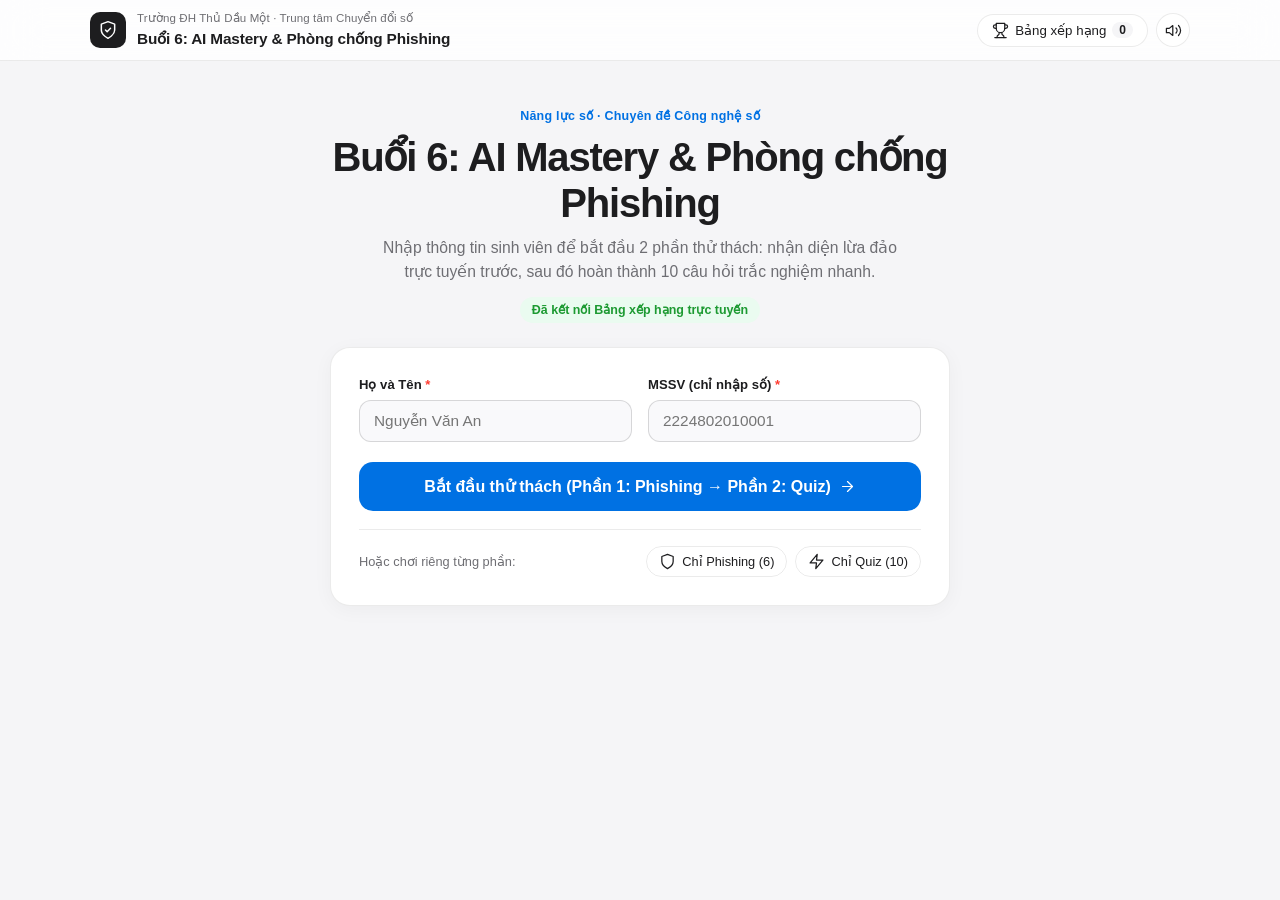
<file: index.html>
<!DOCTYPE html>
<html lang="vi">
<head>
  <meta charset="UTF-8" />
  <meta name="viewport" content="width=device-width, initial-scale=1.0" />
  <title>Buổi 6 · Phishing &amp; Quiz | TDMU</title>
  <link rel="stylesheet" href="./styles.css" />
</head>
<body>
  <canvas id="confettiCanvas" aria-hidden="true"></canvas>
  <div id="toastContainer" class="toast-container" aria-live="polite"></div>

  <!-- RED ALERT BREACH OVERLAY (Triggered on Phishing trap click) -->
  <div id="breachOverlay" class="breach-overlay hidden" role="dialog" aria-modal="true" aria-labelledby="breachRiskTitle">
    <div class="breach-modal">
      <div class="breach-safety-banner">
        <svg class="svg-icon" viewBox="0 0 24 24" fill="none" stroke="currentColor"><path d="M12 22s8-4 8-10V5l-8-3-8 3v7c0 6 8 10 8 10z"/><path d="M9 12l2 2 4-4"/></svg>
        <span>MÔ PHỎNG GIÁO DỤC AN TOÀN — KHÔNG CÓ DỮ LIỆU THẬT BỊ GỬI ĐI</span>
      </div>
      <div class="breach-header">
        <div class="breach-siren-icon">
          <svg viewBox="0 0 24 24" fill="none" stroke="currentColor" stroke-width="2" stroke-linecap="round" stroke-linejoin="round"><path d="M10.29 3.86L1.82 18a2 2 0 0 0 1.71 3h16.94a2 2 0 0 0 1.71-3L13.71 3.86a2 2 0 0 0-3.42 0z"/><line x1="12" y1="9" x2="12" y2="13"/><line x1="12" y1="17" x2="12.01" y2="17"/></svg>
        </div>
        <div>
          <div class="breach-kicker">CẢNH BÁO BẢO MẬT · PHISHING DETECTED</div>
          <h2 id="breachRiskTitle">Bạn vừa bấm vào liên kết / tệp độc hại</h2>
        </div>
      </div>

      <div class="breach-url-box">
        <span class="breach-url-label">Đích kết nối thực tế:</span>
        <code id="breachFakeUrl">http://unknown-phish.xyz</code>
      </div>

      <div class="breach-sim-terminal">
        <div class="terminal-title">Mô phỏng dữ liệu có nguy cơ bị lộ:</div>
        <ul id="breachStolenList" class="stolen-list"></ul>
      </div>

      <div class="breach-detail-box">
        <strong>Rủi ro thực tế nếu xảy ra ngoài đời</strong>
        <p id="breachRiskDetail"></p>
      </div>

      <div class="breach-footer">
        <span class="breach-score-badge">Điểm tình huống này: <strong>0đ</strong></span>
        <button type="button" class="btn btn-light-danger btn-lg" id="btnCloseBreachToAnalysis">
          <span>Xem phân tích 6 dấu hiệu A–F</span>
          <svg class="svg-icon" viewBox="0 0 24 24" fill="none" stroke="currentColor"><line x1="5" y1="12" x2="19" y2="12"/><polyline points="12 5 19 12 12 19"/></svg>
        </button>
      </div>
    </div>
  </div>

  <!-- SIMULATED DESTINATION BROWSER / FILE PREVIEW OVERLAY (Non-grading) -->
  <div id="simScreenOverlay" class="sim-screen-overlay hidden" role="dialog" aria-modal="true" aria-labelledby="simScreenTabTitle">
    <div class="sim-screen-window">
      <div class="sim-screen-chrome">
        <div class="sim-screen-dots">
          <button type="button" class="sim-dot-close" id="btnSimDotClose" title="Đóng cửa sổ mô phỏng" aria-label="Đóng"></button>
          <span class="sim-dot-yellow"></span>
          <span class="sim-dot-green"></span>
        </div>
        <div class="sim-screen-tab">
          <span id="simScreenTabTitle">Trình duyệt mô phỏng</span>
        </div>
        <span class="sim-screen-env-tag">Mô phỏng tương tác</span>
      </div>
      <div class="sim-screen-address-row">
        <div class="sim-screen-omnibox">
          <svg class="svg-icon" id="simScreenLockIcon" viewBox="0 0 24 24" fill="none" stroke="currentColor"><rect x="3" y="11" width="18" height="11" rx="2"/><path d="M7 11V7a5 5 0 0 1 10 0v4"/></svg>
          <code id="simScreenUrl">https://...</code>
        </div>
      </div>
      <div id="simScreenBody" class="sim-screen-body"></div>
      <div class="sim-screen-footer">
        <span class="sim-screen-hint">Quan sát kỹ địa chỉ trên thanh URL &amp; nội dung trang, sau đó quay lại chọn <strong>An toàn</strong> hoặc <strong>Chặn</strong>.</span>
        <button type="button" class="btn btn-primary" id="btnCloseSimScreen">
          <span>Đóng &amp; Quay lại đánh giá</span>
        </button>
      </div>
    </div>
  </div>

  <!-- APPLE FROSTED GLASS TOPBAR -->
  <header class="topbar">
    <div class="topbar-inner">
      <div class="brand" id="btnBrandHome" role="button" tabindex="0" title="Về trang chủ">
        <div class="brand-icon">
          <svg viewBox="0 0 24 24" fill="none" stroke="currentColor" stroke-width="1.8" stroke-linecap="round" stroke-linejoin="round" aria-hidden="true">
            <path d="M12 22s8-4 8-10V5l-8-3-8 3v7c0 6 8 10 8 10z"/>
            <path d="M9 12l2 2 4-4"/>
          </svg>
        </div>
        <div>
          <div class="brand-school" id="headerSchool">ĐH Thủ Dầu Một · Trung tâm Chuyển đổi số</div>
          <div class="brand-title" id="headerSession">Buổi 6 · AI Mastery &amp; Phishing</div>
        </div>
      </div>

      <div class="topbar-actions">
        <button type="button" class="btn-top hidden" id="btnBackHome">
          <svg class="svg-icon" viewBox="0 0 24 24" fill="none" stroke="currentColor"><path d="M3 9l9-7 9 7v11a2 2 0 0 1-2 2H5a2 2 0 0 1-2-2z"/><polyline points="9 22 9 12 15 12 15 22"/></svg>
          <span>Trang chủ</span>
        </button>
        <button type="button" class="btn-top" id="btnNavLeaderboard">
          <svg class="svg-icon" viewBox="0 0 24 24" fill="none" stroke="currentColor"><path d="M6 9H4.5a2.5 2.5 0 0 1 0-5H6"/><path d="M18 9h1.5a2.5 2.5 0 0 0 0-5H18"/><path d="M4 22h16"/><path d="M10 14.66V17c0 .55-.47.98-.97 1.21C7.85 18.75 7 20.24 7 22"/><path d="M14 14.66V17c0 .55.47.98.97 1.21C16.15 18.75 17 20.24 17 22"/><path d="M18 2H6v7a6 6 0 0 0 12 0V2Z"/></svg>
          <span>Bảng xếp hạng</span>
          <span class="pill-count" id="topLeaderboardCount">0</span>
        </button>
        <button type="button" class="btn-top-icon" id="btnToggleMute" title="Bật / Tắt âm thanh" aria-label="Âm thanh">
          <svg id="iconSoundOn" class="svg-icon" viewBox="0 0 24 24" fill="none" stroke="currentColor"><polygon points="11 5 6 9 2 9 2 15 6 15 11 19 11 5"/><path d="M15.54 8.46a5 5 0 0 1 0 7.07"/><path d="M19.07 4.93a10 10 0 0 1 0 14.14"/></svg>
          <svg id="iconSoundOff" class="svg-icon hidden" viewBox="0 0 24 24" fill="none" stroke="currentColor"><polygon points="11 5 6 9 2 9 2 15 6 15 11 19 11 5"/><line x1="23" y1="9" x2="17" y2="15"/><line x1="17" y1="9" x2="23" y2="15"/></svg>
        </button>
      </div>
    </div>
  </header>

  <main class="main-wrap">
    <!-- VIEW 1: MINIMALIST STUDENT ENTRY -->
    <section id="view-entry" class="view-section active">
      <div class="entry-shell">
        <div class="entry-hero">
          <div class="entry-kicker" id="entryCourseBadge">Năng lực số · Chuyên đề Công nghệ số</div>
          <h1 id="entrySessionTitle">Phishing Lab &amp; Quiz Buổi 6</h1>
          <p class="entry-sub">
            Nhập thông tin sinh viên để bắt đầu 2 phần thử thách: nhận diện lừa đảo trực tuyến trước, sau đó hoàn thành 10 câu hỏi trắc nghiệm nhanh.
          </p>
          <div id="syncStatusPill" class="sync-pill hidden"></div>
        </div>

        <div class="card entry-card">
          <div class="form-row-entry">
            <div class="form-group">
              <label for="inputPlayerName">Họ và Tên <span class="req">*</span></label>
              <input type="text" id="inputPlayerName" class="input-apple" placeholder="Nguyễn Văn An" maxlength="60" autocomplete="name" />
            </div>
            <div class="form-group">
              <label for="inputPlayerMssv">MSSV (chỉ nhập số) <span class="req">*</span></label>
              <input type="text" inputmode="numeric" pattern="[0-9]*" id="inputPlayerMssv" class="input-apple" placeholder="2224802010001" maxlength="20" autocomplete="off" />
            </div>
          </div>

          <button type="button" class="btn btn-primary btn-block-xl" data-start-mode="combo" id="btnStartChallenge">
            <span>Bắt đầu thử thách (Phần 1: Phishing → Phần 2: Quiz)</span>
            <svg class="svg-icon" viewBox="0 0 24 24" fill="none" stroke="currentColor"><line x1="5" y1="12" x2="19" y2="12"/><polyline points="12 5 19 12 12 19"/></svg>
          </button>

          <div class="entry-secondary-modes">
            <span class="sec-label">Hoặc chơi riêng từng phần:</span>
            <div class="sec-btns">
              <button type="button" class="btn-ghost-pill" data-start-mode="phishing">
                <svg class="svg-icon" viewBox="0 0 24 24" fill="none" stroke="currentColor"><path d="M12 22s8-4 8-10V5l-8-3-8 3v7c0 6 8 10 8 10z"/></svg>
                <span>Chỉ Phishing (<span id="countOnlyPhish">6</span>)</span>
              </button>
              <button type="button" class="btn-ghost-pill" data-start-mode="quiz">
                <svg class="svg-icon" viewBox="0 0 24 24" fill="none" stroke="currentColor"><polygon points="13 2 3 14 12 14 11 22 21 10 12 10 13 2"/></svg>
                <span>Chỉ Quiz (<span id="countOnlyQuiz">10</span>)</span>
              </button>
            </div>
          </div>
        </div>
      </div>
    </section>

    <!-- VIEW 2: PHISHING SIMULATOR (STAGE 1) -->
    <section id="view-phishing" class="view-section">
      <div class="hud-bar card">
        <div class="hud-player">
          <span class="hud-avatar hud-avatar-dark" id="phishAvatar">A</span>
          <div>
            <div class="hud-name" id="phishPlayerLabel">Sinh viên</div>
            <div class="hud-sub" id="phishCaseTitle">Phần 1 · Phishing Simulator</div>
          </div>
        </div>
        <div class="hud-metrics">
          <div class="metric-pill">
            <span class="metric-label">Tình huống</span>
            <strong id="phishProgressLabel">1 / 6</strong>
          </div>
          <div class="metric-pill">
            <span class="metric-label">Mức độ</span>
            <strong id="phishDiffLabel">Trung bình</strong>
          </div>
          <div class="metric-pill metric-accent">
            <span class="metric-label">Điểm Phishing</span>
            <strong id="phishTotalScoreLabel">0</strong>
          </div>
        </div>
      </div>

      <div class="phish-grid">
        <div class="phish-sim-column">
          <div class="sim-hint-bar">
            <svg class="svg-icon" viewBox="0 0 24 24" fill="none" stroke="currentColor"><circle cx="12" cy="12" r="10"/><line x1="12" y1="16" x2="12" y2="12"/><line x1="12" y1="8" x2="12.01" y2="8"/></svg>
            <span>Bạn có thể bấm vào liên kết hoặc tệp đính kèm để xem màn hình mô phỏng thực tế, sau đó chọn <strong>An toàn</strong> hoặc <strong>Chặn</strong> để chấm điểm &amp; xem phân tích.</span>
          </div>

          <div class="sim-shell" id="phishSimShell">
            <!-- Realistic Email / Zalo / LMS rendered by JS (No URL Inspector) -->
          </div>

          <div class="phish-action-bar" id="phishActionBar">
            <button type="button" class="btn btn-safe btn-lg" id="btnPhishTrust">
              <svg class="svg-icon" viewBox="0 0 24 24" fill="none" stroke="currentColor"><path d="M22 11.08V12a10 10 0 1 1-5.93-9.14"/><polyline points="22 4 12 14.01 9 11.01"/></svg>
              <span>An toàn — Tin tưởng</span>
            </button>
            <button type="button" class="btn btn-danger btn-lg" id="btnPhishBlock">
              <svg class="svg-icon" viewBox="0 0 24 24" fill="none" stroke="currentColor"><path d="M12 22s8-4 8-10V5l-8-3-8 3v7c0 6 8 10 8 10z"/><line x1="12" y1="8" x2="12" y2="12"/><line x1="12" y1="16" x2="12.01" y2="16"/></svg>
              <span>Chặn — Báo cáo Phishing</span>
            </button>
          </div>
        </div>

        <div class="phish-analysis-column">
          <div class="card" id="phishResultPanel">
            <div class="phish-waiting-box">
              <div class="waiting-icon-circle">
                <svg viewBox="0 0 24 24" fill="none" stroke="currentColor" stroke-width="1.8" stroke-linecap="round" stroke-linejoin="round"><circle cx="11" cy="11" r="8"/><line x1="21" y1="21" x2="16.65" y2="16.65"/></svg>
              </div>
              <h3>Quan sát kỹ trước khi chọn</h3>
              <p class="muted">
                Đánh giá theo 6 dấu hiệu <strong>A–F</strong>: người gửi, độ khẩn cấp, đường dẫn, tệp đính kèm và dữ liệu được yêu cầu.
              </p>
            </div>
          </div>
        </div>
      </div>
    </section>

    <!-- VIEW 2.5: STAGE TRANSITION (PHISHING -> QUIZ) -->
    <section id="view-transition" class="view-section">
      <div class="card transition-card">
        <div class="trans-icon-badge">
          <svg viewBox="0 0 24 24" fill="none" stroke="currentColor" stroke-width="1.8" stroke-linecap="round" stroke-linejoin="round"><path d="M22 11.08V12a10 10 0 1 1-5.93-9.14"/><polyline points="22 4 12 14.01 9 11.01"/></svg>
        </div>
        <div class="entry-kicker">Hoàn thành Phần 1</div>
        <h2>Phishing Simulator hoàn tất</h2>
        <p class="muted" id="transPhishSummary">Bạn đã hoàn thành 0/6 tình huống và ghi được 0 điểm.</p>
        <div class="trans-next-box">
          <strong>Chuẩn bị sang Phần 2 · Quiz Nhanh</strong>
          <p class="muted" style="margin:4px 0 0;">Gồm <span id="transQuizCount">10</span> câu hỏi về Buổi 6. Trả lời càng nhanh, điểm thưởng tốc độ càng cao.</p>
        </div>
        <button type="button" class="btn btn-primary btn-lg" id="btnStartQuizStage">
          <span>Bắt đầu Phần 2: Quiz Nhanh</span>
          <svg class="svg-icon" viewBox="0 0 24 24" fill="none" stroke="currentColor"><line x1="5" y1="12" x2="19" y2="12"/><polyline points="12 5 19 12 12 19"/></svg>
        </button>
      </div>
    </section>

    <!-- VIEW 3: QUIZ ARENA (STAGE 2) -->
    <section id="view-quiz" class="view-section">
      <div class="hud-bar card">
        <div class="hud-player">
          <span class="hud-avatar" id="quizAvatar">A</span>
          <div>
            <div class="hud-name" id="quizPlayerLabel">Sinh viên</div>
            <div class="hud-sub" id="quizCategoryLabel">Phần 2 · Quiz Buổi 6</div>
          </div>
        </div>
        <div class="hud-metrics">
          <div class="metric-pill">
            <span class="metric-label">Câu hỏi</span>
            <strong id="quizProgressLabel">1 / 10</strong>
          </div>
          <div class="metric-pill metric-streak">
            <span class="metric-label">Chuỗi đúng</span>
            <strong id="quizStreakLabel">0</strong>
          </div>
          <div class="metric-pill metric-accent">
            <span class="metric-label">Điểm Quiz</span>
            <strong id="quizScoreLabel">0</strong>
          </div>
        </div>
      </div>

      <div class="quiz-timer-track">
        <div class="quiz-timer-fill" id="quizTimerFill"></div>
      </div>
      <div class="quiz-timer-row">
        <span id="quizTimerStatus">Đang đếm ngược... (Tối đa +50đ tốc độ)</span>
        <strong id="quizTimerSec" class="quiz-sec-badge">20s</strong>
      </div>

      <div class="card quiz-question-card">
        <h2 id="quizQuestionText" class="quiz-question-text">Nội dung câu hỏi</h2>
        <div id="quizOptionsGrid" class="quiz-options-grid"></div>

        <div id="quizFeedbackBox" class="quiz-feedback-box hidden">
          <div class="feedback-head">
            <span id="quizFeedbackTitle">Kết quả</span>
            <span id="quizFeedbackPoints" class="badge-pts">+0đ</span>
          </div>
          <p id="quizFeedbackExplain"></p>
          <div class="feedback-actions">
            <button type="button" class="btn btn-primary btn-lg" id="btnQuizNext">
              <span>Câu tiếp theo</span>
            </button>
          </div>
        </div>
      </div>
    </section>

    <!-- VIEW 4: RESULT SUMMARY (SPLIT PHISHING & QUIZ) -->
    <section id="view-result" class="view-section">
      <div class="card result-card">
        <div class="result-badge-icon" id="resultCrown">
          <svg viewBox="0 0 24 24" fill="none" stroke="currentColor" stroke-width="1.8" stroke-linecap="round" stroke-linejoin="round"><path d="M6 9H4.5a2.5 2.5 0 0 1 0-5H6"/><path d="M18 9h1.5a2.5 2.5 0 0 0 0-5H18"/><path d="M4 22h16"/><path d="M10 14.66V17c0 .55-.47.98-.97 1.21C7.85 18.75 7 20.24 7 22"/><path d="M14 14.66V17c0 .55.47.98.97 1.21C16.15 18.75 17 20.24 17 22"/><path d="M18 2H6v7a6 6 0 0 0 12 0V2Z"/></svg>
        </div>
        <div class="result-rank-title" id="resultRankTitle">Hoàn thành thử thách</div>
        <h2 id="resultPlayerHeading">Nguyễn Văn A</h2>
        <p class="muted" id="resultPlayerSub">MSSV</p>

        <div class="result-stats-grid">
          <div class="res-stat">
            <span class="res-label">Phần 1 · Phishing</span>
            <strong id="resPhishScore">0</strong>
            <small id="resPhishDetail">0/0 tình huống chuẩn</small>
          </div>
          <div class="res-stat">
            <span class="res-label">Phần 2 · Quiz</span>
            <strong id="resQuizScore">0</strong>
            <small id="resQuizDetail">0/0 câu đúng</small>
          </div>
          <div class="res-stat res-stat-total">
            <span class="res-label">Tổng điểm</span>
            <strong id="resTotalScore">0</strong>
            <small id="resDuration">0s</small>
          </div>
        </div>

        <div class="result-share-box">
          <div class="share-head">
            <strong>Gửi kết quả cho Giảng viên (Meet / Zoom)</strong>
            <span id="resCloudSyncStatus" class="sync-badge">Đã lưu nội bộ</span>
          </div>
          <code id="resCopyString" class="copy-preview-code"></code>
          <div class="share-actions">
            <button type="button" class="btn btn-primary" id="btnCopyResultLine">
              <svg class="svg-icon" viewBox="0 0 24 24" fill="none" stroke="currentColor"><rect x="9" y="9" width="13" height="13" rx="2" ry="2"/><path d="M5 15H4a2 2 0 0 1-2-2V4a2 2 0 0 1 2-2h9a2 2 0 0 1 2 2v1"/></svg>
              <span>Copy kết quả gửi lớp</span>
            </button>
            <button type="button" class="btn btn-outline hidden" id="btnRetryCloudSync">
              <span>Gửi lại BXH Online</span>
            </button>
          </div>
        </div>

        <div class="result-nav-actions">
          <button type="button" class="btn btn-primary" id="btnResultToLeaderboard">Xem Bảng xếp hạng</button>
          <button type="button" class="btn btn-outline" id="btnResultPlayAgain">Chơi lại</button>
          <button type="button" class="btn btn-outline" id="btnResultHome">Trang chủ</button>
        </div>
      </div>
    </section>

    <!-- VIEW 5: LEADERBOARD (SEPARATED ALL / PHISHING / QUIZ) -->
    <section id="view-leaderboard" class="view-section">
      <div class="card lb-header-card">
        <div>
          <h2>Bảng Xếp Hạng Lớp Học</h2>
          <p class="muted" id="lbSortSubtitle">Tách bạch điểm Phishing và Quiz · Xếp theo điểm cao nhất rồi thời gian nhanh nhất</p>
        </div>
        <div class="lb-header-actions">
          <button type="button" class="btn btn-outline hidden" id="btnRefreshCloudLb">Tải BXH Online</button>
          <button type="button" class="btn btn-outline" id="btnCelebrateWinner">Vinh danh Top 1</button>
          <button type="button" class="btn btn-primary" id="btnLbPlayEntry">Chơi lượt mới</button>
        </div>
      </div>

      <!-- Apple Segmented Filter for Leaderboard -->
      <div class="lb-filter-bar">
        <div class="segmented-control" role="tablist" aria-label="Phân loại bảng xếp hạng">
          <button type="button" class="seg-btn active" data-lb-filter="all">Tổng hợp (Cả 2 phần)</button>
          <button type="button" class="seg-btn" data-lb-filter="phishing">Phần 1: Phishing</button>
          <button type="button" class="seg-btn" data-lb-filter="quiz">Phần 2: Quiz</button>
        </div>
      </div>

      <div id="podiumGrid" class="podium-grid"></div>

      <div class="card">
        <div class="table-wrap">
          <table class="lb-table">
            <thead>
              <tr>
                <th>Hạng</th>
                <th>Họ và Tên</th>
                <th>MSSV</th>
                <th>Chế độ</th>
                <th id="thLbPhish">Phần 1 · Phishing</th>
                <th id="thLbQuiz">Phần 2 · Quiz</th>
                <th>Thời gian</th>
                <th id="thLbTotal">Tổng điểm</th>
              </tr>
            </thead>
            <tbody id="leaderboardTableBody"></tbody>
          </table>
        </div>
      </div>
    </section>

    <!-- VIEW 6: TEACHER MANAGEMENT HUB (PIN GATED) -->
    <section id="view-teacher" class="view-section">
      <div class="card teacher-top-card">
        <div>
          <span class="badge-teacher">QUẢN LÝ GIẢNG VIÊN</span>
          <h2>Điều phối Lớp học, Bảng điểm &amp; Bộ đề</h2>
        </div>
        <div class="teacher-tabs-bar">
          <button type="button" class="t-tab active" data-t-tab="import">Dán Chat Meet/Zoom</button>
          <button type="button" class="t-tab" data-t-tab="scores">Bảng điểm (<span id="tScoreCount">0</span>)</button>
          <button type="button" class="t-tab" data-t-tab="cms">Bộ đề &amp; Cài đặt</button>
        </div>
      </div>

      <div id="tpanel-import" class="t-panel active">
        <div class="card">
          <h3>Nhập hàng loạt kết quả từ Chat Google Meet / Zoom</h3>
          <p class="muted">
            Copy toàn bộ khung chat lớp học và dán vào ô bên dưới. Hệ thống tự lọc các dòng có định dạng <code>[BUOI6-KQ] Tên | MSSV | Phish: ... | Quiz: ... | Tổng: ... | ...s</code>.
          </p>
          <textarea id="bulkChatInput" class="textarea-lg" placeholder="Dán đoạn chat Meet/Zoom vào đây..."></textarea>
          <div class="t-actions-row">
            <button type="button" class="btn btn-primary btn-lg" id="btnParseBulkChat">Quét &amp; Cập nhật BXH</button>
            <button type="button" class="btn btn-outline" id="btnFillSampleChat">Chèn dữ liệu mẫu</button>
          </div>
          <div id="bulkImportReport" class="import-report hidden"></div>
        </div>
      </div>

      <div id="tpanel-scores" class="t-panel">
        <div class="card">
          <div class="section-between">
            <h3>Danh sách điểm đã ghi nhận</h3>
            <div class="header-actions">
              <button type="button" class="btn btn-primary btn-sm" id="btnExportCsv">Xuất CSV (Excel)</button>
              <button type="button" class="btn btn-danger-outline btn-sm" id="btnClearLeaderboard">Xóa toàn bộ BXH</button>
            </div>
          </div>
          <div class="table-wrap" style="margin-top:12px;">
            <table class="lb-table">
              <thead>
                <tr>
                  <th>#</th>
                  <th>Họ và Tên</th>
                  <th>MSSV</th>
                  <th>Phishing</th>
                  <th>Quiz</th>
                  <th>Tổng điểm</th>
                  <th>Thời gian</th>
                  <th>Nguồn</th>
                  <th>Xóa</th>
                </tr>
              </thead>
              <tbody id="teacherScoresTbody"></tbody>
            </table>
          </div>
        </div>
      </div>

      <div id="tpanel-cms" class="t-panel">
        <div class="card" style="margin-bottom:16px;">
          <h3>Cấu hình lớp học &amp; Đồng bộ GitHub Pages</h3>
          <form id="formTeacherSettings" class="settings-grid">
            <div class="form-group">
              <label for="setSessionTitle">Tên buổi học</label>
              <input type="text" id="setSessionTitle" class="input-std" />
            </div>
            <div class="form-group">
              <label for="setSchoolName">Đơn vị / Trường</label>
              <input type="text" id="setSchoolName" class="input-std" />
            </div>
            <div class="form-group">
              <label for="setTeacherPin">Mã PIN Giảng viên (để trống nếu tắt hỏi PIN)</label>
              <input type="text" id="setTeacherPin" class="input-std" placeholder="Nhập mã PIN giảng viên..." />
            </div>
            <div class="form-group">
              <label for="setEndpoint">Google Apps Script URL (BXH Online - tùy chọn)</label>
              <input type="url" id="setEndpoint" class="input-std" placeholder="https://script.google.com/macros/s/.../exec" />
            </div>
            <div class="settings-actions">
              <button type="submit" class="btn btn-primary btn-sm">Lưu cấu hình</button>
              <button type="button" class="btn btn-outline btn-sm" id="btnExportGameDataJs">Xuất game_data.js</button>
              <button type="button" class="btn btn-outline btn-sm" id="btnExportJson">Xuất JSON</button>
              <label class="btn btn-outline btn-sm file-label">
                Nhập JSON
                <input type="file" id="inputImportJson" accept=".json,application/json" hidden />
              </label>
              <button type="button" class="btn btn-danger-outline btn-sm" id="btnResetDefaults">Khôi phục bộ đề gốc</button>
            </div>
          </form>
        </div>

        <div class="cms-dual-grid">
          <div class="card">
            <div class="section-between">
              <h3>Phần 1 · Tình huống Phishing (<span id="cmsPhishCount">0</span>)</h3>
              <button type="button" class="btn btn-primary btn-sm" id="btnAddPhish">+ Thêm Phishing</button>
            </div>
            <div id="cmsPhishList" class="cms-items-list"></div>
          </div>

          <div class="card">
            <div class="section-between">
              <h3>Phần 2 · Bộ câu hỏi Quiz (<span id="cmsQuizCount">0</span>)</h3>
              <button type="button" class="btn btn-primary btn-sm" id="btnAddQuiz">+ Thêm Quiz</button>
            </div>
            <div id="cmsQuizList" class="cms-items-list"></div>
          </div>
        </div>
      </div>
    </section>
  </main>

  <!-- GENERIC MODAL (Teacher PIN Gate / CMS Editor) -->
  <div id="modalBackdrop" class="modal-backdrop hidden">
    <div class="modal-box" role="dialog" aria-modal="true" aria-labelledby="modalTitle">
      <div class="modal-head">
        <h3 id="modalTitle">Tiêu đề</h3>
        <button type="button" class="btn-close-modal" id="btnCloseModal" aria-label="Đóng">
          <svg class="svg-icon" viewBox="0 0 24 24" fill="none" stroke="currentColor"><line x1="18" y1="6" x2="6" y2="18"/><line x1="6" y1="6" x2="18" y2="18"/></svg>
        </button>
      </div>
      <div id="modalContent" class="modal-content"></div>
    </div>
  </div>

  <script src="./game_data.js"></script>
  <script src="./app.js"></script>
</body>
</html>
</file>
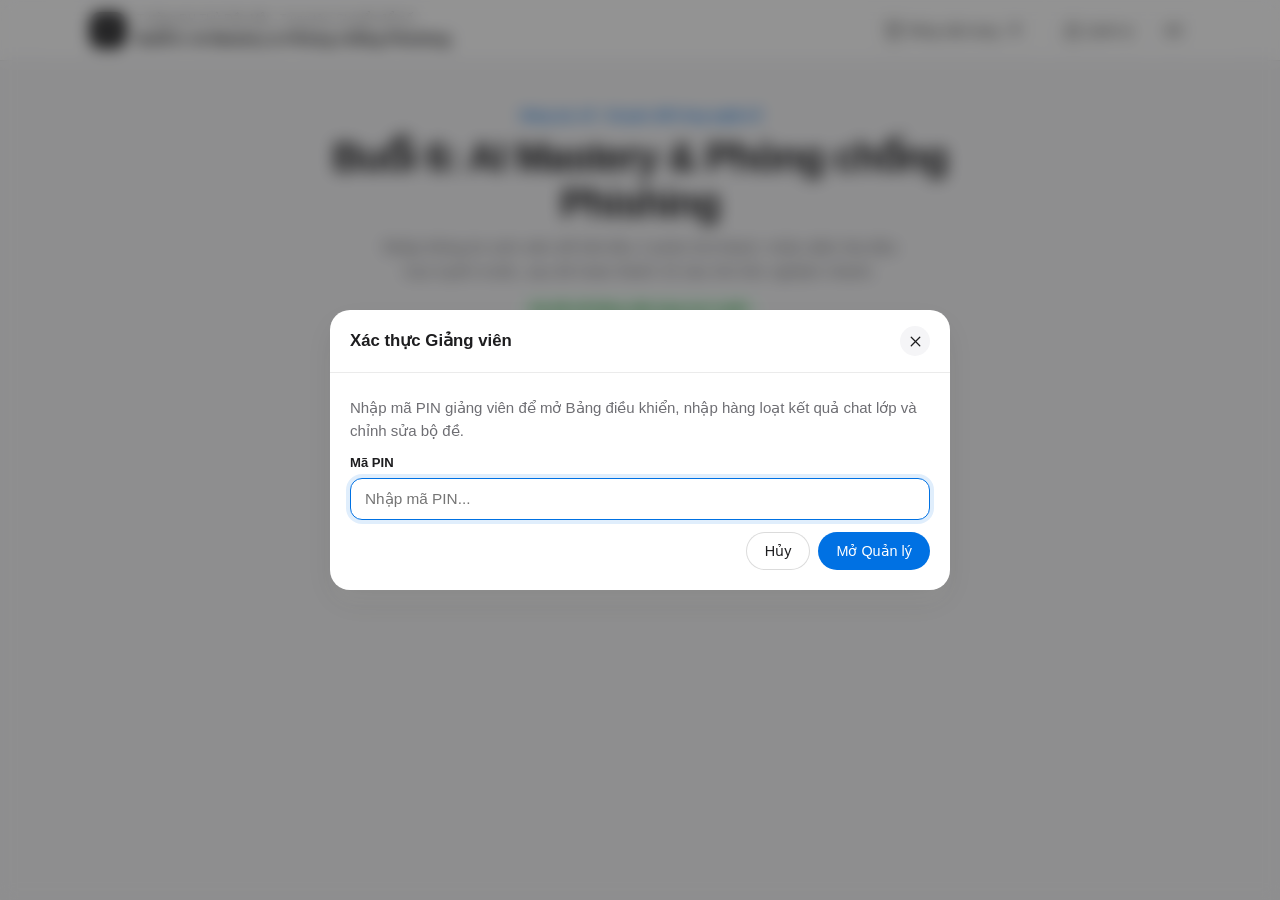
<file: quanly.html>
<!DOCTYPE html>
<html lang="vi">
<head>
  <meta charset="UTF-8" />
  <meta name="viewport" content="width=device-width, initial-scale=1.0" />
  <meta name="robots" content="noindex, nofollow" />
  <title>Cổng Giảng Viên · Quản lý Buổi 6 | TDMU</title>
  <link rel="stylesheet" href="./styles.css" />
</head>
<body>
  <canvas id="confettiCanvas" aria-hidden="true"></canvas>
  <div id="toastContainer" class="toast-container" aria-live="polite"></div>

  <!-- RED ALERT BREACH OVERLAY (Triggered on Phishing trap click) -->
  <div id="breachOverlay" class="breach-overlay hidden" role="dialog" aria-modal="true" aria-labelledby="breachRiskTitle">
    <div class="breach-modal">
      <div class="breach-safety-banner">
        <svg class="svg-icon" viewBox="0 0 24 24" fill="none" stroke="currentColor"><path d="M12 22s8-4 8-10V5l-8-3-8 3v7c0 6 8 10 8 10z"/><path d="M9 12l2 2 4-4"/></svg>
        <span>MÔ PHỎNG GIÁO DỤC AN TOÀN — KHÔNG CÓ DỮ LIỆU THẬT BỊ GỬI ĐI</span>
      </div>
      <div class="breach-header">
        <div class="breach-siren-icon">
          <svg viewBox="0 0 24 24" fill="none" stroke="currentColor" stroke-width="2" stroke-linecap="round" stroke-linejoin="round"><path d="M10.29 3.86L1.82 18a2 2 0 0 0 1.71 3h16.94a2 2 0 0 0 1.71-3L13.71 3.86a2 2 0 0 0-3.42 0z"/><line x1="12" y1="9" x2="12" y2="13"/><line x1="12" y1="17" x2="12.01" y2="17"/></svg>
        </div>
        <div>
          <div class="breach-kicker">CẢNH BÁO BẢO MẬT · PHISHING DETECTED</div>
          <h2 id="breachRiskTitle">Bạn vừa bấm vào liên kết / tệp độc hại</h2>
        </div>
      </div>

      <div class="breach-url-box">
        <span class="breach-url-label">Đích kết nối thực tế:</span>
        <code id="breachFakeUrl">http://unknown-phish.xyz</code>
      </div>

      <div class="breach-sim-terminal">
        <div class="terminal-title">Mô phỏng dữ liệu có nguy cơ bị lộ:</div>
        <ul id="breachStolenList" class="stolen-list"></ul>
      </div>

      <div class="breach-detail-box">
        <strong>Rủi ro thực tế nếu xảy ra ngoài đời</strong>
        <p id="breachRiskDetail"></p>
      </div>

      <div class="breach-footer">
        <span class="breach-score-badge">Điểm tình huống này: <strong>0đ</strong></span>
        <button type="button" class="btn btn-light-danger btn-lg" id="btnCloseBreachToAnalysis">
          <span>Xem phân tích 6 dấu hiệu A–F</span>
          <svg class="svg-icon" viewBox="0 0 24 24" fill="none" stroke="currentColor"><line x1="5" y1="12" x2="19" y2="12"/><polyline points="12 5 19 12 12 19"/></svg>
        </button>
      </div>
    </div>
  </div>

  <!-- SIMULATED DESTINATION BROWSER / FILE PREVIEW OVERLAY (Non-grading) -->
  <div id="simScreenOverlay" class="sim-screen-overlay hidden" role="dialog" aria-modal="true" aria-labelledby="simScreenTabTitle">
    <div class="sim-screen-window">
      <div class="sim-screen-chrome">
        <div class="sim-screen-dots">
          <button type="button" class="sim-dot-close" id="btnSimDotClose" title="Đóng cửa sổ mô phỏng" aria-label="Đóng"></button>
          <span class="sim-dot-yellow"></span>
          <span class="sim-dot-green"></span>
        </div>
        <div class="sim-screen-tab">
          <span id="simScreenTabTitle">Trình duyệt mô phỏng</span>
        </div>
        <span class="sim-screen-env-tag">Mô phỏng tương tác</span>
      </div>
      <div class="sim-screen-address-row">
        <div class="sim-screen-omnibox">
          <svg class="svg-icon" id="simScreenLockIcon" viewBox="0 0 24 24" fill="none" stroke="currentColor"><rect x="3" y="11" width="18" height="11" rx="2"/><path d="M7 11V7a5 5 0 0 1 10 0v4"/></svg>
          <code id="simScreenUrl">https://...</code>
        </div>
      </div>
      <div id="simScreenBody" class="sim-screen-body"></div>
      <div class="sim-screen-footer">
        <span class="sim-screen-hint">Quan sát kỹ địa chỉ trên thanh URL &amp; nội dung trang, sau đó quay lại chọn <strong>An toàn</strong> hoặc <strong>Chặn</strong>.</span>
        <button type="button" class="btn btn-primary" id="btnCloseSimScreen">
          <span>Đóng &amp; Quay lại đánh giá</span>
        </button>
      </div>
    </div>
  </div>

  <!-- APPLE FROSTED GLASS TOPBAR -->
  <header class="topbar">
    <div class="topbar-inner">
      <div class="brand" id="btnBrandHome" role="button" tabindex="0" title="Về trang chủ">
        <div class="brand-icon">
          <svg viewBox="0 0 24 24" fill="none" stroke="currentColor" stroke-width="1.8" stroke-linecap="round" stroke-linejoin="round" aria-hidden="true">
            <path d="M12 22s8-4 8-10V5l-8-3-8 3v7c0 6 8 10 8 10z"/>
            <path d="M9 12l2 2 4-4"/>
          </svg>
        </div>
        <div>
          <div class="brand-school" id="headerSchool">ĐH Thủ Dầu Một · Trung tâm Chuyển đổi số</div>
          <div class="brand-title" id="headerSession">Buổi 6 · AI Mastery &amp; Phishing</div>
        </div>
      </div>

      <div class="topbar-actions">
        <button type="button" class="btn-top hidden" id="btnBackHome">
          <svg class="svg-icon" viewBox="0 0 24 24" fill="none" stroke="currentColor"><path d="M3 9l9-7 9 7v11a2 2 0 0 1-2 2H5a2 2 0 0 1-2-2z"/><polyline points="9 22 9 12 15 12 15 22"/></svg>
          <span>Trang chủ</span>
        </button>
        <button type="button" class="btn-top" id="btnNavLeaderboard">
          <svg class="svg-icon" viewBox="0 0 24 24" fill="none" stroke="currentColor"><path d="M6 9H4.5a2.5 2.5 0 0 1 0-5H6"/><path d="M18 9h1.5a2.5 2.5 0 0 0 0-5H18"/><path d="M4 22h16"/><path d="M10 14.66V17c0 .55-.47.98-.97 1.21C7.85 18.75 7 20.24 7 22"/><path d="M14 14.66V17c0 .55.47.98.97 1.21C16.15 18.75 17 20.24 17 22"/><path d="M18 2H6v7a6 6 0 0 0 12 0V2Z"/></svg>
          <span>Bảng xếp hạng</span>
          <span class="pill-count" id="topLeaderboardCount">0</span>
        </button>
        <button type="button" class="btn-top" id="btnOpenTeacherGate" title="Mở xác thực Giảng viên">
          <svg class="svg-icon" viewBox="0 0 24 24" fill="none" stroke="currentColor"><rect x="3" y="11" width="18" height="11" rx="2" ry="2"/><path d="M7 11V7a5 5 0 0 1 10 0v4"/></svg>
          <span>Quản lý</span>
        </button>
        <button type="button" class="btn-top-icon" id="btnToggleMute" title="Bật / Tắt âm thanh" aria-label="Âm thanh">
          <svg id="iconSoundOn" class="svg-icon" viewBox="0 0 24 24" fill="none" stroke="currentColor"><polygon points="11 5 6 9 2 9 2 15 6 15 11 19 11 5"/><path d="M15.54 8.46a5 5 0 0 1 0 7.07"/><path d="M19.07 4.93a10 10 0 0 1 0 14.14"/></svg>
          <svg id="iconSoundOff" class="svg-icon hidden" viewBox="0 0 24 24" fill="none" stroke="currentColor"><polygon points="11 5 6 9 2 9 2 15 6 15 11 19 11 5"/><line x1="23" y1="9" x2="17" y2="15"/><line x1="17" y1="9" x2="23" y2="15"/></svg>
        </button>
      </div>
    </div>
  </header>

  <main class="main-wrap">
    <!-- VIEW 1: MINIMALIST STUDENT ENTRY -->
    <section id="view-entry" class="view-section active">
      <div class="entry-shell">
        <div class="entry-hero">
          <div class="entry-kicker" id="entryCourseBadge">Năng lực số · Chuyên đề Công nghệ số</div>
          <h1 id="entrySessionTitle">Phishing Lab &amp; Quiz Buổi 6</h1>
          <p class="entry-sub">
            Nhập thông tin sinh viên để bắt đầu 2 phần thử thách: nhận diện lừa đảo trực tuyến trước, sau đó hoàn thành 10 câu hỏi trắc nghiệm nhanh.
          </p>
          <div id="syncStatusPill" class="sync-pill hidden"></div>
        </div>

        <div class="card entry-card">
          <div class="form-row-entry">
            <div class="form-group">
              <label for="inputPlayerName">Họ và Tên <span class="req">*</span></label>
              <input type="text" id="inputPlayerName" class="input-apple" placeholder="Nguyễn Văn An" maxlength="60" autocomplete="name" />
            </div>
            <div class="form-group">
              <label for="inputPlayerMssv">MSSV (chỉ nhập số) <span class="req">*</span></label>
              <input type="text" inputmode="numeric" pattern="[0-9]*" id="inputPlayerMssv" class="input-apple" placeholder="2224802010001" maxlength="20" autocomplete="off" />
            </div>
          </div>

          <button type="button" class="btn btn-primary btn-block-xl" data-start-mode="combo" id="btnStartChallenge">
            <span>Bắt đầu thử thách (Phần 1: Phishing → Phần 2: Quiz)</span>
            <svg class="svg-icon" viewBox="0 0 24 24" fill="none" stroke="currentColor"><line x1="5" y1="12" x2="19" y2="12"/><polyline points="12 5 19 12 12 19"/></svg>
          </button>

          <div class="entry-secondary-modes">
            <span class="sec-label">Hoặc chơi riêng từng phần:</span>
            <div class="sec-btns">
              <button type="button" class="btn-ghost-pill" data-start-mode="phishing">
                <svg class="svg-icon" viewBox="0 0 24 24" fill="none" stroke="currentColor"><path d="M12 22s8-4 8-10V5l-8-3-8 3v7c0 6 8 10 8 10z"/></svg>
                <span>Chỉ Phishing (<span id="countOnlyPhish">6</span>)</span>
              </button>
              <button type="button" class="btn-ghost-pill" data-start-mode="quiz">
                <svg class="svg-icon" viewBox="0 0 24 24" fill="none" stroke="currentColor"><polygon points="13 2 3 14 12 14 11 22 21 10 12 10 13 2"/></svg>
                <span>Chỉ Quiz (<span id="countOnlyQuiz">10</span>)</span>
              </button>
            </div>
          </div>
        </div>
      </div>
    </section>

    <!-- VIEW 2: PHISHING SIMULATOR (STAGE 1) -->
    <section id="view-phishing" class="view-section">
      <div class="hud-bar card">
        <div class="hud-player">
          <span class="hud-avatar hud-avatar-dark" id="phishAvatar">A</span>
          <div>
            <div class="hud-name" id="phishPlayerLabel">Sinh viên</div>
            <div class="hud-sub" id="phishCaseTitle">Phần 1 · Phishing Simulator</div>
          </div>
        </div>
        <div class="hud-metrics">
          <div class="metric-pill">
            <span class="metric-label">Tình huống</span>
            <strong id="phishProgressLabel">1 / 6</strong>
          </div>
          <div class="metric-pill">
            <span class="metric-label">Mức độ</span>
            <strong id="phishDiffLabel">Trung bình</strong>
          </div>
          <div class="metric-pill metric-accent">
            <span class="metric-label">Điểm Phishing</span>
            <strong id="phishTotalScoreLabel">0</strong>
          </div>
        </div>
      </div>

      <div class="phish-grid">
        <div class="phish-sim-column">
          <div class="sim-hint-bar">
            <svg class="svg-icon" viewBox="0 0 24 24" fill="none" stroke="currentColor"><circle cx="12" cy="12" r="10"/><line x1="12" y1="16" x2="12" y2="12"/><line x1="12" y1="8" x2="12.01" y2="8"/></svg>
            <span>Bạn có thể bấm vào liên kết hoặc tệp đính kèm để xem màn hình mô phỏng thực tế, sau đó chọn <strong>An toàn</strong> hoặc <strong>Chặn</strong> để chấm điểm &amp; xem phân tích.</span>
          </div>

          <div class="sim-shell" id="phishSimShell">
            <!-- Realistic Email / Zalo / LMS rendered by JS (No URL Inspector) -->
          </div>

          <div class="phish-action-bar" id="phishActionBar">
            <button type="button" class="btn btn-safe btn-lg" id="btnPhishTrust">
              <svg class="svg-icon" viewBox="0 0 24 24" fill="none" stroke="currentColor"><path d="M22 11.08V12a10 10 0 1 1-5.93-9.14"/><polyline points="22 4 12 14.01 9 11.01"/></svg>
              <span>An toàn — Tin tưởng</span>
            </button>
            <button type="button" class="btn btn-danger btn-lg" id="btnPhishBlock">
              <svg class="svg-icon" viewBox="0 0 24 24" fill="none" stroke="currentColor"><path d="M12 22s8-4 8-10V5l-8-3-8 3v7c0 6 8 10 8 10z"/><line x1="12" y1="8" x2="12" y2="12"/><line x1="12" y1="16" x2="12.01" y2="16"/></svg>
              <span>Chặn — Báo cáo Phishing</span>
            </button>
          </div>
        </div>

        <div class="phish-analysis-column">
          <div class="card" id="phishResultPanel">
            <div class="phish-waiting-box">
              <div class="waiting-icon-circle">
                <svg viewBox="0 0 24 24" fill="none" stroke="currentColor" stroke-width="1.8" stroke-linecap="round" stroke-linejoin="round"><circle cx="11" cy="11" r="8"/><line x1="21" y1="21" x2="16.65" y2="16.65"/></svg>
              </div>
              <h3>Quan sát kỹ trước khi chọn</h3>
              <p class="muted">
                Đánh giá theo 6 dấu hiệu <strong>A–F</strong>: người gửi, độ khẩn cấp, đường dẫn, tệp đính kèm và dữ liệu được yêu cầu.
              </p>
            </div>
          </div>
        </div>
      </div>
    </section>

    <!-- VIEW 2.5: STAGE TRANSITION (PHISHING -> QUIZ) -->
    <section id="view-transition" class="view-section">
      <div class="card transition-card">
        <div class="trans-icon-badge">
          <svg viewBox="0 0 24 24" fill="none" stroke="currentColor" stroke-width="1.8" stroke-linecap="round" stroke-linejoin="round"><path d="M22 11.08V12a10 10 0 1 1-5.93-9.14"/><polyline points="22 4 12 14.01 9 11.01"/></svg>
        </div>
        <div class="entry-kicker">Hoàn thành Phần 1</div>
        <h2>Phishing Simulator hoàn tất</h2>
        <p class="muted" id="transPhishSummary">Bạn đã hoàn thành 0/6 tình huống và ghi được 0 điểm.</p>
        <div class="trans-next-box">
          <strong>Chuẩn bị sang Phần 2 · Quiz Nhanh</strong>
          <p class="muted" style="margin:4px 0 0;">Gồm <span id="transQuizCount">10</span> câu hỏi về Buổi 6. Trả lời càng nhanh, điểm thưởng tốc độ càng cao.</p>
        </div>
        <button type="button" class="btn btn-primary btn-lg" id="btnStartQuizStage">
          <span>Bắt đầu Phần 2: Quiz Nhanh</span>
          <svg class="svg-icon" viewBox="0 0 24 24" fill="none" stroke="currentColor"><line x1="5" y1="12" x2="19" y2="12"/><polyline points="12 5 19 12 12 19"/></svg>
        </button>
      </div>
    </section>

    <!-- VIEW 3: QUIZ ARENA (STAGE 2) -->
    <section id="view-quiz" class="view-section">
      <div class="hud-bar card">
        <div class="hud-player">
          <span class="hud-avatar" id="quizAvatar">A</span>
          <div>
            <div class="hud-name" id="quizPlayerLabel">Sinh viên</div>
            <div class="hud-sub" id="quizCategoryLabel">Phần 2 · Quiz Buổi 6</div>
          </div>
        </div>
        <div class="hud-metrics">
          <div class="metric-pill">
            <span class="metric-label">Câu hỏi</span>
            <strong id="quizProgressLabel">1 / 10</strong>
          </div>
          <div class="metric-pill metric-streak">
            <span class="metric-label">Chuỗi đúng</span>
            <strong id="quizStreakLabel">0</strong>
          </div>
          <div class="metric-pill metric-accent">
            <span class="metric-label">Điểm Quiz</span>
            <strong id="quizScoreLabel">0</strong>
          </div>
        </div>
      </div>

      <div class="quiz-timer-track">
        <div class="quiz-timer-fill" id="quizTimerFill"></div>
      </div>
      <div class="quiz-timer-row">
        <span id="quizTimerStatus">Đang đếm ngược... (Tối đa +50đ tốc độ)</span>
        <strong id="quizTimerSec" class="quiz-sec-badge">20s</strong>
      </div>

      <div class="card quiz-question-card">
        <h2 id="quizQuestionText" class="quiz-question-text">Nội dung câu hỏi</h2>
        <div id="quizOptionsGrid" class="quiz-options-grid"></div>

        <div id="quizFeedbackBox" class="quiz-feedback-box hidden">
          <div class="feedback-head">
            <span id="quizFeedbackTitle">Kết quả</span>
            <span id="quizFeedbackPoints" class="badge-pts">+0đ</span>
          </div>
          <p id="quizFeedbackExplain"></p>
          <div class="feedback-actions">
            <button type="button" class="btn btn-primary btn-lg" id="btnQuizNext">
              <span>Câu tiếp theo</span>
            </button>
          </div>
        </div>
      </div>
    </section>

    <!-- VIEW 4: RESULT SUMMARY (SPLIT PHISHING & QUIZ) -->
    <section id="view-result" class="view-section">
      <div class="card result-card">
        <div class="result-badge-icon" id="resultCrown">
          <svg viewBox="0 0 24 24" fill="none" stroke="currentColor" stroke-width="1.8" stroke-linecap="round" stroke-linejoin="round"><path d="M6 9H4.5a2.5 2.5 0 0 1 0-5H6"/><path d="M18 9h1.5a2.5 2.5 0 0 0 0-5H18"/><path d="M4 22h16"/><path d="M10 14.66V17c0 .55-.47.98-.97 1.21C7.85 18.75 7 20.24 7 22"/><path d="M14 14.66V17c0 .55.47.98.97 1.21C16.15 18.75 17 20.24 17 22"/><path d="M18 2H6v7a6 6 0 0 0 12 0V2Z"/></svg>
        </div>
        <div class="result-rank-title" id="resultRankTitle">Hoàn thành thử thách</div>
        <h2 id="resultPlayerHeading">Nguyễn Văn A</h2>
        <p class="muted" id="resultPlayerSub">MSSV</p>

        <div class="result-stats-grid">
          <div class="res-stat">
            <span class="res-label">Phần 1 · Phishing</span>
            <strong id="resPhishScore">0</strong>
            <small id="resPhishDetail">0/0 tình huống chuẩn</small>
          </div>
          <div class="res-stat">
            <span class="res-label">Phần 2 · Quiz</span>
            <strong id="resQuizScore">0</strong>
            <small id="resQuizDetail">0/0 câu đúng</small>
          </div>
          <div class="res-stat res-stat-total">
            <span class="res-label">Tổng điểm</span>
            <strong id="resTotalScore">0</strong>
            <small id="resDuration">0s</small>
          </div>
        </div>

        <div class="result-share-box">
          <div class="share-head">
            <strong>Gửi kết quả cho Giảng viên (Meet / Zoom)</strong>
            <span id="resCloudSyncStatus" class="sync-badge">Đã lưu nội bộ</span>
          </div>
          <code id="resCopyString" class="copy-preview-code"></code>
          <div class="share-actions">
            <button type="button" class="btn btn-primary" id="btnCopyResultLine">
              <svg class="svg-icon" viewBox="0 0 24 24" fill="none" stroke="currentColor"><rect x="9" y="9" width="13" height="13" rx="2" ry="2"/><path d="M5 15H4a2 2 0 0 1-2-2V4a2 2 0 0 1 2-2h9a2 2 0 0 1 2 2v1"/></svg>
              <span>Copy kết quả gửi lớp</span>
            </button>
            <button type="button" class="btn btn-outline hidden" id="btnRetryCloudSync">
              <span>Gửi lại BXH Online</span>
            </button>
          </div>
        </div>

        <div class="result-nav-actions">
          <button type="button" class="btn btn-primary" id="btnResultToLeaderboard">Xem Bảng xếp hạng</button>
          <button type="button" class="btn btn-outline" id="btnResultPlayAgain">Chơi lại</button>
          <button type="button" class="btn btn-outline" id="btnResultHome">Trang chủ</button>
        </div>
      </div>
    </section>

    <!-- VIEW 5: LEADERBOARD (SEPARATED ALL / PHISHING / QUIZ) -->
    <section id="view-leaderboard" class="view-section">
      <div class="card lb-header-card">
        <div>
          <h2>Bảng Xếp Hạng Lớp Học</h2>
          <p class="muted" id="lbSortSubtitle">Tách bạch điểm Phishing và Quiz · Xếp theo điểm cao nhất rồi thời gian nhanh nhất</p>
        </div>
        <div class="lb-header-actions">
          <button type="button" class="btn btn-outline hidden" id="btnRefreshCloudLb">Tải BXH Online</button>
          <button type="button" class="btn btn-outline" id="btnCelebrateWinner">Vinh danh Top 1</button>
          <button type="button" class="btn btn-primary" id="btnLbPlayEntry">Chơi lượt mới</button>
        </div>
      </div>

      <!-- Apple Segmented Filter for Leaderboard -->
      <div class="lb-filter-bar">
        <div class="segmented-control" role="tablist" aria-label="Phân loại bảng xếp hạng">
          <button type="button" class="seg-btn active" data-lb-filter="all">Tổng hợp (Cả 2 phần)</button>
          <button type="button" class="seg-btn" data-lb-filter="phishing">Phần 1: Phishing</button>
          <button type="button" class="seg-btn" data-lb-filter="quiz">Phần 2: Quiz</button>
        </div>
      </div>

      <div id="podiumGrid" class="podium-grid"></div>

      <div class="card">
        <div class="table-wrap">
          <table class="lb-table">
            <thead>
              <tr>
                <th>Hạng</th>
                <th>Họ và Tên</th>
                <th>MSSV</th>
                <th>Chế độ</th>
                <th id="thLbPhish">Phần 1 · Phishing</th>
                <th id="thLbQuiz">Phần 2 · Quiz</th>
                <th>Thời gian</th>
                <th id="thLbTotal">Tổng điểm</th>
              </tr>
            </thead>
            <tbody id="leaderboardTableBody"></tbody>
          </table>
        </div>
      </div>
    </section>

    <!-- VIEW 6: TEACHER MANAGEMENT HUB (PIN GATED) -->
    <section id="view-teacher" class="view-section">
      <div class="card teacher-top-card">
        <div>
          <span class="badge-teacher">QUẢN LÝ GIẢNG VIÊN</span>
          <h2>Điều phối Lớp học, Bảng điểm &amp; Bộ đề</h2>
        </div>
        <div class="teacher-tabs-bar">
          <button type="button" class="t-tab active" data-t-tab="import">Dán Chat Meet/Zoom</button>
          <button type="button" class="t-tab" data-t-tab="scores">Bảng điểm (<span id="tScoreCount">0</span>)</button>
          <button type="button" class="t-tab" data-t-tab="cms">Bộ đề &amp; Cài đặt</button>
        </div>
      </div>

      <div id="tpanel-import" class="t-panel active">
        <div class="card">
          <h3>Nhập hàng loạt kết quả từ Chat Google Meet / Zoom</h3>
          <p class="muted">
            Copy toàn bộ khung chat lớp học và dán vào ô bên dưới. Hệ thống tự lọc các dòng có định dạng <code>[BUOI6-KQ] Tên | MSSV | Phish: ... | Quiz: ... | Tổng: ... | ...s</code>.
          </p>
          <textarea id="bulkChatInput" class="textarea-lg" placeholder="Dán đoạn chat Meet/Zoom vào đây..."></textarea>
          <div class="t-actions-row">
            <button type="button" class="btn btn-primary btn-lg" id="btnParseBulkChat">Quét &amp; Cập nhật BXH</button>
            <button type="button" class="btn btn-outline" id="btnFillSampleChat">Chèn dữ liệu mẫu</button>
          </div>
          <div id="bulkImportReport" class="import-report hidden"></div>
        </div>
      </div>

      <div id="tpanel-scores" class="t-panel">
        <div class="card">
          <div class="section-between">
            <h3>Danh sách điểm đã ghi nhận</h3>
            <div class="header-actions">
              <button type="button" class="btn btn-primary btn-sm" id="btnExportCsv">Xuất CSV (Excel)</button>
              <button type="button" class="btn btn-danger-outline btn-sm" id="btnClearLeaderboard">Xóa toàn bộ BXH</button>
            </div>
          </div>
          <div class="table-wrap" style="margin-top:12px;">
            <table class="lb-table">
              <thead>
                <tr>
                  <th>#</th>
                  <th>Họ và Tên</th>
                  <th>MSSV</th>
                  <th>Phishing</th>
                  <th>Quiz</th>
                  <th>Tổng điểm</th>
                  <th>Thời gian</th>
                  <th>Nguồn</th>
                  <th>Xóa</th>
                </tr>
              </thead>
              <tbody id="teacherScoresTbody"></tbody>
            </table>
          </div>
        </div>
      </div>

      <div id="tpanel-cms" class="t-panel">
        <div class="card" style="margin-bottom:16px;">
          <h3>Cấu hình lớp học &amp; Đồng bộ GitHub Pages</h3>
          <form id="formTeacherSettings" class="settings-grid">
            <div class="form-group">
              <label for="setSessionTitle">Tên buổi học</label>
              <input type="text" id="setSessionTitle" class="input-std" />
            </div>
            <div class="form-group">
              <label for="setSchoolName">Đơn vị / Trường</label>
              <input type="text" id="setSchoolName" class="input-std" />
            </div>
            <div class="form-group">
              <label for="setTeacherPin">Mã PIN Giảng viên (để trống nếu tắt hỏi PIN)</label>
              <input type="text" id="setTeacherPin" class="input-std" placeholder="Nhập mã PIN giảng viên..." />
            </div>
            <div class="form-group">
              <label for="setEndpoint">Google Apps Script URL (BXH Online - tùy chọn)</label>
              <input type="url" id="setEndpoint" class="input-std" placeholder="https://script.google.com/macros/s/.../exec" />
            </div>
            <div class="settings-actions">
              <button type="submit" class="btn btn-primary btn-sm">Lưu cấu hình</button>
              <button type="button" class="btn btn-outline btn-sm" id="btnExportGameDataJs">Xuất game_data.js</button>
              <button type="button" class="btn btn-outline btn-sm" id="btnExportJson">Xuất JSON</button>
              <label class="btn btn-outline btn-sm file-label">
                Nhập JSON
                <input type="file" id="inputImportJson" accept=".json,application/json" hidden />
              </label>
              <button type="button" class="btn btn-danger-outline btn-sm" id="btnResetDefaults">Khôi phục bộ đề gốc</button>
            </div>
          </form>
        </div>

        <div class="cms-dual-grid">
          <div class="card">
            <div class="section-between">
              <h3>Phần 1 · Tình huống Phishing (<span id="cmsPhishCount">0</span>)</h3>
              <button type="button" class="btn btn-primary btn-sm" id="btnAddPhish">+ Thêm Phishing</button>
            </div>
            <div id="cmsPhishList" class="cms-items-list"></div>
          </div>

          <div class="card">
            <div class="section-between">
              <h3>Phần 2 · Bộ câu hỏi Quiz (<span id="cmsQuizCount">0</span>)</h3>
              <button type="button" class="btn btn-primary btn-sm" id="btnAddQuiz">+ Thêm Quiz</button>
            </div>
            <div id="cmsQuizList" class="cms-items-list"></div>
          </div>
        </div>
      </div>
    </section>
  </main>

  <!-- GENERIC MODAL (Teacher PIN Gate / CMS Editor) -->
  <div id="modalBackdrop" class="modal-backdrop hidden">
    <div class="modal-box" role="dialog" aria-modal="true" aria-labelledby="modalTitle">
      <div class="modal-head">
        <h3 id="modalTitle">Tiêu đề</h3>
        <button type="button" class="btn-close-modal" id="btnCloseModal" aria-label="Đóng">
          <svg class="svg-icon" viewBox="0 0 24 24" fill="none" stroke="currentColor"><line x1="18" y1="6" x2="6" y2="18"/><line x1="6" y1="6" x2="18" y2="18"/></svg>
        </button>
      </div>
      <div id="modalContent" class="modal-content"></div>
    </div>
  </div>

  <script>window.__TEACHER_PORTAL__ = true;</script>
  <script src="./game_data.js"></script>
  <script src="./app.js"></script>
</body>
</html>
</file>
<file: styles.css>
/* ==========================================================================
   Buổi 6: Phishing Lab & Quiz — Apple Minimalist Edition
   Light Canvas (#F5F5F7) · Pure Surfaces (#FFFFFF) · Apple Blue (#0071E3)
   ========================================================================== */

:root {
  --bg: #F5F5F7;
  --surface: #FFFFFF;
  --surface-alt: #F9F9FB;
  --ink: #1D1D1F;
  --muted: #6E6E73;
  --line: rgba(0, 0, 0, 0.08);
  --line-strong: rgba(0, 0, 0, 0.14);

  --accent: #0071E3;
  --accent-hover: #0077ED;
  --accent-soft: #EBF5FF;

  --green: #1D9A32;
  --green-soft: #EAFBF0;
  --red: #FF3B30;
  --red-dark: #D70015;
  --red-soft: #FFECEB;
  --amber: #FF9500;
  --amber-soft: #FFF6E5;

  --radius: 20px;
  --radius-md: 14px;
  --radius-sm: 10px;
  --shadow-xs: 0 1px 3px rgba(0, 0, 0, 0.04);
  --shadow-sm: 0 4px 20px rgba(0, 0, 0, 0.04);
  --shadow-md: 0 12px 32px rgba(0, 0, 0, 0.08);

  --font: -apple-system, BlinkMacSystemFont, "SF Pro Display", "SF Pro Text", "Segoe UI", Roboto, "Helvetica Neue", Arial, sans-serif;
  --mono: "SF Mono", SFMono-Regular, ui-monospace, Menlo, Consolas, monospace;
}

*, *::before, *::after {
  box-sizing: border-box;
}

body {
  margin: 0;
  font-family: var(--font);
  background: var(--bg);
  color: var(--ink);
  line-height: 1.5;
  -webkit-font-smoothing: antialiased;
  -moz-osx-font-smoothing: grayscale;
}

.hidden { display: none !important; }
.muted { color: var(--muted); margin: 4px 0 12px; font-size: 0.94rem; }
.muted-inline { display: block; font-size: 0.8rem; color: var(--muted); font-weight: 400; }

.svg-icon {
  width: 17px;
  height: 17px;
  stroke-width: 1.75;
  stroke-linecap: round;
  stroke-linejoin: round;
  flex-shrink: 0;
}

#confettiCanvas {
  position: fixed;
  inset: 0;
  width: 100vw;
  height: 100vh;
  pointer-events: none;
  z-index: 9999;
}

.toast-container {
  position: fixed;
  bottom: 20px;
  right: 20px;
  z-index: 9500;
  display: flex;
  flex-direction: column;
  gap: 8px;
  max-width: min(360px, 92vw);
}

.toast {
  background: rgba(29, 29, 31, 0.92);
  backdrop-filter: blur(12px);
  color: #FFFFFF;
  padding: 11px 16px;
  border-radius: 12px;
  font-size: 0.88rem;
  font-weight: 500;
  box-shadow: var(--shadow-md);
  animation: toastIn 0.18s ease-out;
}
.toast.toast-success { border-left: 3px solid #34C759; }
.toast.toast-warning { border-left: 3px solid var(--amber); }
.toast.toast-error { border-left: 3px solid var(--red); }

@keyframes toastIn {
  from { transform: translateY(10px); opacity: 0; }
  to { transform: translateY(0); opacity: 1; }
}

/* ==========================================================================
   APPLE FROSTED GLASS TOPBAR
   ========================================================================== */
.topbar {
  position: sticky;
  top: 0;
  z-index: 500;
  background: rgba(255, 255, 255, 0.82);
  backdrop-filter: saturate(180%) blur(20px);
  -webkit-backdrop-filter: saturate(180%) blur(20px);
  border-bottom: 1px solid var(--line);
}

.topbar-inner {
  max-width: 1140px;
  margin: 0 auto;
  padding: 10px 20px;
  display: flex;
  align-items: center;
  justify-content: space-between;
  gap: 12px;
  flex-wrap: wrap;
}

.brand {
  display: flex;
  align-items: center;
  gap: 11px;
  cursor: pointer;
}

.brand-icon {
  width: 36px;
  height: 36px;
  border-radius: 10px;
  background: var(--ink);
  color: #FFFFFF;
  display: grid;
  place-items: center;
}
.brand-icon svg { width: 20px; height: 20px; }

.brand-school {
  font-size: 0.72rem;
  color: var(--muted);
  font-weight: 500;
  letter-spacing: 0.01em;
}

.brand-title {
  font-size: 0.96rem;
  font-weight: 600;
  color: var(--ink);
  letter-spacing: -0.01em;
}

.topbar-actions {
  display: flex;
  align-items: center;
  gap: 8px;
}

.btn-top, .btn-top-icon {
  border: 1px solid var(--line);
  background: rgba(255, 255, 255, 0.85);
  color: var(--ink);
  border-radius: 999px;
  padding: 7px 14px;
  font-family: inherit;
  font-size: 0.83rem;
  font-weight: 500;
  cursor: pointer;
  display: inline-flex;
  align-items: center;
  gap: 6px;
  transition: background 0.15s, border-color 0.15s, transform 0.12s;
}
.btn-top-icon {
  padding: 7px;
  width: 34px;
  height: 34px;
  justify-content: center;
}
.btn-top:hover, .btn-top-icon:hover {
  background: #FFFFFF;
  border-color: var(--line-strong);
}

.btn-top-teacher {
  color: var(--muted);
}
.btn-top-teacher:hover {
  color: var(--ink);
}

.pill-count {
  background: var(--bg);
  color: var(--ink);
  padding: 1px 7px;
  border-radius: 999px;
  font-size: 0.75rem;
  font-weight: 600;
  font-variant-numeric: tabular-nums;
}

/* ==========================================================================
   LAYOUT & CORE SURFACES
   ========================================================================== */
.main-wrap {
  max-width: 1140px;
  margin: 0 auto;
  padding: 28px 20px 64px;
}

.view-section { display: none; }
.view-section.active { display: block; animation: fadeIn 0.22s ease-out; }

@keyframes fadeIn {
  from { opacity: 0; transform: translateY(6px); }
  to { opacity: 1; transform: translateY(0); }
}

.card {
  background: var(--surface);
  border: 1px solid var(--line);
  border-radius: var(--radius);
  padding: 24px;
  box-shadow: var(--shadow-sm);
}

/* Buttons */
.btn {
  border: none;
  border-radius: 999px;
  padding: 10px 18px;
  font-family: inherit;
  font-size: 0.9rem;
  font-weight: 500;
  cursor: pointer;
  display: inline-flex;
  align-items: center;
  justify-content: center;
  gap: 8px;
  transition: all 0.15s ease;
}
.btn:disabled { opacity: 0.45; cursor: not-allowed; }
.btn-lg { padding: 12px 22px; font-size: 0.95rem; }
.btn-sm { padding: 7px 14px; font-size: 0.82rem; }
.btn-xs { padding: 5px 10px; font-size: 0.76rem; }

.btn-primary {
  background: var(--accent);
  color: #FFFFFF;
}
.btn-primary:hover:not(:disabled) {
  background: var(--accent-hover);
  transform: translateY(-1px);
}

.btn-safe {
  background: var(--green);
  color: #FFFFFF;
}
.btn-safe:hover:not(:disabled) {
  filter: brightness(1.05);
  transform: translateY(-1px);
}

.btn-danger {
  background: var(--red);
  color: #FFFFFF;
}
.btn-danger:hover:not(:disabled) {
  background: var(--red-dark);
  transform: translateY(-1px);
}

.btn-outline {
  background: var(--surface);
  color: var(--ink);
  border: 1px solid var(--line-strong);
}
.btn-outline:hover:not(:disabled) {
  background: var(--bg);
}

.btn-danger-outline {
  background: var(--surface);
  color: var(--red);
  border: 1px solid rgba(255, 59, 48, 0.35);
}
.btn-danger-outline:hover:not(:disabled) {
  background: var(--red-soft);
}

.btn-light-danger {
  background: #FFFFFF;
  color: var(--red-dark);
  font-weight: 600;
}
.btn-light-danger:hover { background: var(--red-soft); }

.btn-block-xl {
  width: 100%;
  padding: 15px 24px;
  font-size: 1rem;
  font-weight: 600;
  border-radius: var(--radius-md);
}

/* ==========================================================================
   VIEW 1: MINIMALIST STUDENT ENTRY
   ========================================================================== */
.entry-shell {
  max-width: 620px;
  margin: 14px auto 0;
}

.entry-hero {
  text-align: center;
  margin-bottom: 24px;
}

.entry-kicker {
  display: inline-block;
  font-size: 0.78rem;
  font-weight: 600;
  color: var(--accent);
  letter-spacing: 0.02em;
  margin-bottom: 8px;
}

.entry-hero h1 {
  margin: 0 0 10px;
  font-size: clamp(1.8rem, 3.6vw, 2.5rem);
  font-weight: 700;
  letter-spacing: -0.03em;
  line-height: 1.15;
  color: var(--ink);
}

.entry-sub {
  margin: 0 auto;
  max-width: 520px;
  color: var(--muted);
  font-size: 0.98rem;
  line-height: 1.55;
}

.sync-pill {
  display: inline-flex;
  align-items: center;
  gap: 6px;
  margin-top: 12px;
  padding: 4px 12px;
  border-radius: 999px;
  background: var(--green-soft);
  color: var(--green);
  font-size: 0.78rem;
  font-weight: 600;
}

.entry-card {
  padding: 28px;
}

.form-row-entry {
  display: grid;
  grid-template-columns: 1fr 1fr;
  align-items: end;
  gap: 16px;
  margin-bottom: 20px;
}

.form-group { margin-bottom: 12px; }
.form-row-entry .form-group { margin-bottom: 0; min-width: 0; }
.form-group label {
  display: block;
  font-size: 0.82rem;
  font-weight: 600;
  color: var(--ink);
  margin-bottom: 6px;
  line-height: 1.35;
}
.form-row-entry .form-group label {
  white-space: nowrap;
  overflow: hidden;
  text-overflow: ellipsis;
}
.req { color: var(--red); }

.input-apple, .input-std, .textarea-lg, .textarea-std, .select-std {
  width: 100%;
  padding: 11px 14px;
  border: 1px solid var(--line-strong);
  border-radius: 12px;
  font-family: inherit;
  font-size: 0.96rem;
  background: var(--surface-alt);
  color: var(--ink);
  transition: border-color 0.15s, background 0.15s, box-shadow 0.15s;
}
.input-apple:focus, .input-std:focus, .textarea-lg:focus, .textarea-std:focus, .select-std:focus {
  outline: none;
  background: #FFFFFF;
  border-color: var(--accent);
  box-shadow: 0 0 0 4px rgba(0, 113, 227, 0.12);
}

.input-error {
  border-color: var(--red) !important;
  background: #FFF9F9 !important;
  box-shadow: 0 0 0 4px rgba(255, 59, 48, 0.12) !important;
  animation: shakeInput 0.28s ease;
}

@keyframes shakeInput {
  0%, 100% { transform: translateX(0); }
  25% { transform: translateX(-5px); }
  75% { transform: translateX(5px); }
}

.stage-preview-row {
  display: flex;
  align-items: center;
  justify-content: space-between;
  gap: 10px;
  background: var(--bg);
  padding: 12px 14px;
  border-radius: var(--radius-md);
  margin-bottom: 18px;
}

.stage-chip {
  display: flex;
  align-items: center;
  gap: 10px;
  font-size: 0.86rem;
}
.stage-chip strong {
  display: block;
  font-weight: 600;
  color: var(--ink);
}
.stage-num {
  width: 26px;
  height: 26px;
  border-radius: 50%;
  background: #FFFFFF;
  border: 1px solid var(--line);
  display: grid;
  place-items: center;
  font-size: 0.78rem;
  font-weight: 700;
  color: var(--ink);
  flex-shrink: 0;
}
.stage-arrow {
  color: var(--muted);
}

.entry-secondary-modes {
  margin-top: 18px;
  padding-top: 16px;
  border-top: 1px solid var(--line);
  display: flex;
  align-items: center;
  justify-content: space-between;
  gap: 10px;
  flex-wrap: wrap;
}
.sec-label {
  font-size: 0.8rem;
  color: var(--muted);
}
.sec-btns {
  display: flex;
  gap: 8px;
  flex-wrap: wrap;
}
.btn-ghost-pill {
  border: 1px solid var(--line);
  background: transparent;
  color: var(--ink);
  border-radius: 999px;
  padding: 6px 12px;
  font-family: inherit;
  font-size: 0.8rem;
  font-weight: 500;
  cursor: pointer;
  display: inline-flex;
  align-items: center;
  gap: 6px;
  transition: background 0.15s;
}
.btn-ghost-pill:hover {
  background: var(--bg);
}

/* ==========================================================================
   HUD BAR (SHARED BY PHISHING & QUIZ)
   ========================================================================== */
.hud-bar {
  display: flex;
  align-items: center;
  justify-content: space-between;
  gap: 12px;
  flex-wrap: wrap;
  padding: 14px 20px;
  margin-bottom: 16px;
  border-radius: var(--radius-md);
}

.hud-player { display: flex; align-items: center; gap: 12px; }
.hud-avatar {
  width: 38px;
  height: 38px;
  border-radius: 50%;
  background: var(--accent);
  color: #FFFFFF;
  font-weight: 600;
  font-size: 1rem;
  display: grid;
  place-items: center;
}
.hud-avatar-dark { background: var(--ink); }
.hud-name { font-weight: 600; font-size: 0.96rem; }
.hud-sub { font-size: 0.8rem; color: var(--muted); }

.hud-metrics { display: flex; gap: 8px; flex-wrap: wrap; }
.metric-pill {
  background: var(--bg);
  padding: 6px 14px;
  border-radius: 12px;
  text-align: center;
  min-width: 82px;
}
.metric-label {
  display: block;
  font-size: 0.68rem;
  font-weight: 600;
  color: var(--muted);
  letter-spacing: 0.02em;
}
.metric-pill strong {
  font-size: 0.98rem;
  font-weight: 700;
  font-variant-numeric: tabular-nums;
}
.metric-accent { background: var(--accent-soft); }
.metric-accent strong { color: var(--accent); }
.metric-streak { background: var(--amber-soft); }
.metric-streak strong { color: #B45309; }

/* ==========================================================================
   VIEW 2: PHISHING SIMULATOR (NO LINK INSPECTOR)
   ========================================================================== */
.phish-grid {
  display: grid;
  grid-template-columns: 1.32fr 1fr;
  gap: 18px;
  align-items: start;
}

.sim-hint-bar {
  background: var(--surface);
  border: 1px solid var(--line);
  color: var(--muted);
  padding: 10px 14px;
  border-radius: 12px;
  font-size: 0.83rem;
  font-weight: 500;
  margin-bottom: 12px;
  display: flex;
  align-items: center;
  gap: 8px;
}
.sim-hint-bar .svg-icon { color: var(--accent); }

.sim-shell {
  border-radius: var(--radius);
  overflow: hidden;
  border: 1px solid var(--line-strong);
  background: #FFFFFF;
  box-shadow: var(--shadow-sm);
}

/* --- GMAIL AUTHENTIC SKIN --- */
.sim-gmail-top {
  background: #F6F8FC;
  border-bottom: 1px solid #E1E5EA;
  padding: 10px 16px;
  display: flex;
  align-items: center;
  justify-content: space-between;
  gap: 12px;
}
.sim-gmail-brand {
  display: flex;
  align-items: center;
  gap: 8px;
  font-weight: 600;
  font-size: 0.92rem;
  color: #444746;
}
.sim-gmail-search {
  flex: 1;
  max-width: 340px;
  background: #EAF1FB;
  border-radius: 999px;
  padding: 6px 14px;
  display: flex;
  align-items: center;
  gap: 8px;
  font-size: 0.8rem;
  color: #5F6368;
}
.sim-gmail-toolbar {
  background: #FFFFFF;
  border-bottom: 1px solid #EDEFF2;
  padding: 8px 16px;
  display: flex;
  align-items: center;
  justify-content: space-between;
  color: #444746;
}
.sim-gmail-tools {
  display: flex;
  align-items: center;
  gap: 14px;
}
.sim-gmail-tool-ic {
  width: 17px;
  height: 17px;
  opacity: 0.78;
}
.sim-gmail-head {
  padding: 18px 22px 12px;
  background: #FFFFFF;
}
.sim-gmail-subject-row {
  display: flex;
  align-items: center;
  flex-wrap: wrap;
  gap: 10px;
  margin-bottom: 16px;
}
.sim-subject {
  margin: 0;
  font-size: 1.15rem;
  font-weight: 500;
  letter-spacing: -0.01em;
  color: #1F1F1F;
}
.sim-gmail-inbox-tag {
  display: inline-flex;
  align-items: center;
  gap: 4px;
  font-size: 0.72rem;
  font-weight: 500;
  color: #444746;
  background: #E8EAED;
  padding: 2px 8px;
  border-radius: 4px;
}
.sim-sender {
  display: flex;
  align-items: flex-start;
  justify-content: space-between;
  gap: 12px;
  flex-wrap: wrap;
}
.sim-sender-left { display: flex; align-items: center; gap: 12px; }
.sim-ava {
  width: 38px;
  height: 38px;
  border-radius: 50%;
  background: #1A73E8;
  color: #FFFFFF;
  display: grid;
  place-items: center;
  font-weight: 600;
  font-size: 0.95rem;
  flex-shrink: 0;
}
.sim-gmail-sender-name {
  font-weight: 700;
  font-size: 0.92rem;
  color: #1F1F1F;
}
.sim-addr {
  font-size: 0.8rem;
  color: #5F6368;
  font-family: var(--mono);
}
.sim-gmail-to {
  font-size: 0.76rem;
  color: #5F6368;
  margin-top: 2px;
}
.sim-gmail-meta-right {
  display: flex;
  align-items: center;
  gap: 10px;
  font-size: 0.78rem;
  color: #5F6368;
}
.sim-gmail-signature {
  margin-top: 18px;
  padding-top: 12px;
  border-top: 1px solid #EDEFF2;
  font-size: 0.78rem;
  color: #5F6368;
  line-height: 1.5;
}

/* Gmail Attachment Card */
.sim-gmail-attach-wrap {
  padding: 4px 22px 20px 72px;
}
.sim-gmail-attach-card {
  display: inline-flex;
  align-items: center;
  gap: 12px;
  padding: 10px 14px;
  border-radius: 10px;
  border: 1px solid #DADCE0;
  background: #F8F9FA;
  color: #1F1F1F;
  cursor: pointer;
  transition: background 0.14s, border-color 0.14s, box-shadow 0.14s;
  text-align: left;
}
.sim-gmail-attach-card:hover {
  background: #F1F3F4;
  border-color: #BDC1C6;
  box-shadow: 0 1px 3px rgba(0, 0, 0, 0.08);
}
.sim-attach-badge {
  width: 34px;
  height: 38px;
  border-radius: 6px;
  background: #137333;
  color: #FFFFFF;
  display: grid;
  place-items: center;
  font-size: 0.7rem;
  font-weight: 800;
  letter-spacing: 0.03em;
  flex-shrink: 0;
}
.sim-attach-badge.is-pdf { background: #C5221F; }
.sim-attach-badge.is-doc { background: #1A73E8; }
.sim-attach-meta {
  display: flex;
  flex-direction: column;
  gap: 2px;
}
.sim-attach-name {
  font-family: var(--mono);
  font-size: 0.82rem;
  font-weight: 600;
  color: #1F1F1F;
}
.sim-attach-size {
  font-size: 0.72rem;
  color: #5F6368;
}

/* --- ZALO AUTHENTIC CHAT SKIN --- */
.sim-zalo-head {
  background: #FFFFFF;
  color: #081C36;
  padding: 11px 16px;
  border-bottom: 1px solid #DCE4EE;
  display: flex;
  align-items: center;
  justify-content: space-between;
  gap: 10px;
}
.sim-zalo-user {
  display: flex;
  align-items: center;
  gap: 10px;
  min-width: 0;
}
.sim-zalo-ava {
  width: 40px;
  height: 40px;
  border-radius: 50%;
  background: linear-gradient(135deg, #0068FF, #3898FF);
  color: #FFFFFF;
  display: grid;
  place-items: center;
  font-weight: 700;
  font-size: 0.96rem;
  flex-shrink: 0;
}
.sim-zalo-name-row {
  display: flex;
  align-items: center;
  gap: 6px;
  font-weight: 700;
  font-size: 0.95rem;
  color: #081C36;
}
.sim-zalo-oa-badge {
  display: inline-flex;
  align-items: center;
  justify-content: center;
  width: 17px;
  height: 17px;
  border-radius: 50%;
  background: #F59E0B;
  color: #FFFFFF;
  flex-shrink: 0;
}
.sim-zalo-sub {
  font-size: 0.76rem;
  color: #6B7A90;
}
.sim-zalo-actions {
  display: flex;
  align-items: center;
  gap: 12px;
  color: #4A5A70;
}
.sim-zalo-stranger-bar {
  background: #FFF9E6;
  border-bottom: 1px solid #F3E2A9;
  padding: 8px 16px;
  font-size: 0.78rem;
  color: #7A5400;
  display: flex;
  align-items: center;
  gap: 8px;
}
.sim-zalo-wrap {
  background: #E2E9F3;
  padding: 18px 18px 22px;
}
.sim-zalo-date-pill {
  display: table;
  margin: 0 auto 14px;
  background: rgba(8, 28, 54, 0.22);
  color: #FFFFFF;
  font-size: 0.72rem;
  font-weight: 500;
  padding: 3px 12px;
  border-radius: 999px;
}
.sim-zalo-row {
  display: flex;
  align-items: flex-start;
  gap: 8px;
  max-width: 92%;
}
.sim-zalo-bubble {
  position: relative;
  background: #FFFFFF;
  border-radius: 12px;
  border-top-left-radius: 3px;
  padding: 13px 16px 11px;
  box-shadow: 0 1px 2px rgba(8, 28, 54, 0.1);
}
.sim-zalo-time {
  font-size: 0.72rem;
  color: #7589A3;
  margin-top: 8px;
}

/* --- CHROME / SAFARI BROWSER PORTAL SKIN (LMS) --- */
.sim-browser-top {
  background: #DEE1E6;
  padding: 8px 12px 0;
  display: flex;
  align-items: flex-end;
  justify-content: space-between;
  gap: 10px;
}
.sim-browser-left {
  display: flex;
  align-items: center;
  gap: 10px;
}
.dots { display: flex; gap: 6px; padding-bottom: 8px; }
.dots span { width: 10px; height: 10px; border-radius: 50%; }
.dots span:nth-child(1) { background: #FF5F56; }
.dots span:nth-child(2) { background: #FFBD2E; }
.dots span:nth-child(3) { background: #27C93F; }
.sim-browser-tab {
  background: #FFFFFF;
  color: #1F1F1F;
  font-size: 0.78rem;
  font-weight: 600;
  padding: 7px 14px;
  border-radius: 8px 8px 0 0;
  display: flex;
  align-items: center;
  gap: 7px;
  max-width: 280px;
  white-space: nowrap;
  overflow: hidden;
  text-overflow: ellipsis;
}
.sim-browser-bar {
  background: #FFFFFF;
  padding: 7px 14px;
  border-bottom: 1px solid #E1E3E6;
  display: flex;
  align-items: center;
  gap: 10px;
}
.sim-browser-nav-btns {
  display: flex;
  align-items: center;
  gap: 8px;
  color: #5F6368;
}
.sim-browser-omnibox {
  flex: 1;
  background: #F1F3F4;
  border-radius: 999px;
  padding: 5px 12px;
  display: flex;
  align-items: center;
  gap: 7px;
  font-family: var(--mono);
  font-size: 0.79rem;
  color: #202124;
  overflow: hidden;
  text-overflow: ellipsis;
  white-space: nowrap;
}
.sim-portal-banner {
  background: linear-gradient(90deg, #0B3B8C, #1559C4);
  color: #FFFFFF;
  padding: 12px 20px;
  display: flex;
  align-items: center;
  justify-content: space-between;
  gap: 10px;
}
.sim-portal-card {
  margin: 16px 20px 8px;
  padding: 14px 16px;
  border-radius: 10px;
  background: #F8FAFC;
  border: 1px solid #E2E8F0;
}

.sim-gmail-body {
  padding-left: 72px;
}

.sim-body {
  padding: 18px 22px;
  font-size: 0.95rem;
  line-height: 1.65;
  color: var(--ink);
}
.sim-body a {
  color: var(--accent);
  font-weight: 500;
  text-decoration: underline;
  cursor: pointer;
}
.sim-body a.sim-cta-btn {
  display: inline-block;
  margin-top: 6px;
  padding: 10px 18px;
  border-radius: 10px;
  background: var(--accent);
  color: #FFFFFF;
  text-decoration: none;
  font-weight: 600;
  font-size: 0.88rem;
}
.sim-body a.sim-cta-btn:hover { background: var(--accent-hover); }

.sim-attachment-bar {
  margin: 0 20px 20px;
  padding: 10px 14px;
  border-radius: 10px;
  border: 1px solid var(--line-strong);
  background: var(--surface-alt);
  color: var(--ink);
  font-family: var(--mono);
  font-size: 0.83rem;
  font-weight: 500;
  display: inline-flex;
  align-items: center;
  gap: 8px;
  cursor: pointer;
  transition: background 0.14s;
}
.sim-attachment-bar:hover { background: var(--bg); }

.phish-action-bar {
  display: grid;
  grid-template-columns: 1fr 1fr;
  gap: 10px;
  margin-top: 14px;
}

.phish-waiting-box {
  text-align: center;
  padding: 24px 12px;
}
.waiting-icon-circle {
  width: 48px;
  height: 48px;
  border-radius: 50%;
  background: var(--bg);
  color: var(--muted);
  display: grid;
  place-items: center;
  margin: 0 auto 12px;
}
.waiting-icon-circle svg { width: 22px; height: 22px; }
.phish-waiting-box h3 { margin: 0 0 6px; font-size: 1.02rem; }

.verdict-box {
  padding: 13px 16px;
  border-radius: 12px;
  font-weight: 600;
  font-size: 0.92rem;
  margin-bottom: 14px;
}
.verdict-good { background: var(--green-soft); color: #14532D; border: 1px solid rgba(29, 154, 50, 0.25); }
.verdict-bad { background: var(--red-soft); color: #7F1D1D; border: 1px solid rgba(255, 59, 48, 0.25); }
.verdict-warn { background: var(--amber-soft); color: #78350F; border: 1px solid rgba(255, 149, 0, 0.25); }

.signs-list { display: flex; flex-direction: column; gap: 7px; }
.sign-item {
  display: flex;
  gap: 10px;
  padding: 9px 11px;
  border-radius: 10px;
  background: var(--surface-alt);
  border: 1px solid var(--line);
  font-size: 0.86rem;
}
.sign-key {
  width: 24px;
  height: 24px;
  border-radius: 6px;
  background: var(--ink);
  color: #FFFFFF;
  font-weight: 600;
  font-size: 0.78rem;
  display: grid;
  place-items: center;
  flex-shrink: 0;
}
.takeaway-box {
  margin-top: 12px;
  padding: 11px 14px;
  border-radius: 10px;
  background: var(--accent-soft);
  font-size: 0.88rem;
  color: #004999;
}

/* ==========================================================================
   RED ALERT BREACH OVERLAY (KEPT INTENSE FOR SIMULATION IMPACT)
   ========================================================================== */
.breach-overlay {
  position: fixed;
  inset: 0;
  z-index: 8000;
  background: rgba(127, 29, 29, 0.9);
  backdrop-filter: blur(8px);
  display: grid;
  place-items: center;
  padding: 16px;
  animation: flashRedBg 0.7s infinite alternate;
}
@keyframes flashRedBg {
  from { background: rgba(127, 29, 29, 0.9); }
  to { background: rgba(185, 28, 28, 0.95); }
}

.breach-modal {
  width: min(660px, 96vw);
  max-height: 92vh;
  overflow-y: auto;
  background: #141416;
  color: #F5F5F7;
  border: 2px solid var(--red);
  border-radius: 20px;
  padding: 24px;
  box-shadow: 0 24px 60px rgba(0, 0, 0, 0.55);
  animation: breachShake 0.42s ease-in-out;
}
@keyframes breachShake {
  0%, 100% { transform: translateX(0); }
  20% { transform: translateX(-8px); }
  40% { transform: translateX(8px); }
  60% { transform: translateX(-5px); }
  80% { transform: translateX(5px); }
}

.breach-safety-banner {
  background: rgba(52, 199, 89, 0.14);
  border: 1px solid rgba(52, 199, 89, 0.4);
  color: #A7F3D0;
  padding: 8px 12px;
  border-radius: 10px;
  font-size: 0.78rem;
  font-weight: 600;
  display: flex;
  align-items: center;
  justify-content: center;
  gap: 8px;
  margin-bottom: 16px;
}

.breach-header { display: flex; align-items: center; gap: 14px; margin-bottom: 14px; }
.breach-siren-icon {
  width: 46px;
  height: 46px;
  border-radius: 12px;
  background: rgba(255, 59, 48, 0.2);
  color: #FF6961;
  display: grid;
  place-items: center;
  flex-shrink: 0;
}
.breach-siren-icon svg { width: 24px; height: 24px; }
.breach-kicker { color: #FF6961; font-size: 0.75rem; font-weight: 700; letter-spacing: 0.04em; }
.breach-header h2 { margin: 2px 0 0; font-size: 1.28rem; color: #FFFFFF; }

.breach-url-box {
  background: rgba(255, 255, 255, 0.06);
  border: 1px solid rgba(255, 255, 255, 0.12);
  border-radius: 12px;
  padding: 10px 14px;
  margin-bottom: 12px;
}
.breach-url-label { display: block; font-size: 0.76rem; color: #A1A1A6; margin-bottom: 4px; }
.breach-url-box code {
  color: #FFD60A;
  font-family: var(--mono);
  font-size: 0.86rem;
  word-break: break-all;
}

.breach-sim-terminal {
  background: #000000;
  border: 1px solid rgba(255, 255, 255, 0.12);
  border-radius: 12px;
  padding: 12px 14px;
  font-family: var(--mono);
  margin-bottom: 12px;
}
.terminal-title { color: #FF6961; font-size: 0.78rem; font-weight: 600; margin-bottom: 6px; }
.stolen-list { margin: 0; padding-left: 18px; color: #FCA5A5; font-size: 0.82rem; line-height: 1.6; }

.breach-detail-box {
  background: rgba(255, 255, 255, 0.06);
  border-radius: 12px;
  padding: 12px 14px;
  font-size: 0.9rem;
  margin-bottom: 18px;
}
.breach-detail-box p { margin: 6px 0 0; color: #E5E5EA; }

.breach-footer {
  display: flex;
  align-items: center;
  justify-content: space-between;
  gap: 12px;
  flex-wrap: wrap;
}
.breach-score-badge { font-size: 0.88rem; color: #FCA5A5; }

/* ==========================================================================
   STAGE TRANSITION (PHISHING -> QUIZ)
   ========================================================================== */
.transition-card {
  max-width: 540px;
  margin: 24px auto;
  text-align: center;
  padding: 36px 28px;
}
.trans-icon-badge {
  width: 56px;
  height: 56px;
  border-radius: 50%;
  background: var(--green-soft);
  color: var(--green);
  display: grid;
  place-items: center;
  margin: 0 auto 14px;
}
.trans-icon-badge svg { width: 28px; height: 28px; }
.transition-card h2 {
  margin: 0 0 8px;
  font-size: 1.5rem;
  letter-spacing: -0.02em;
}
.trans-next-box {
  background: var(--bg);
  border-radius: var(--radius-md);
  padding: 14px 18px;
  margin: 18px 0 22px;
  text-align: left;
}

/* ==========================================================================
   VIEW 3: QUIZ ARENA
   ========================================================================== */
.quiz-timer-track {
  height: 6px;
  background: rgba(0, 0, 0, 0.08);
  border-radius: 999px;
  overflow: hidden;
  margin-bottom: 8px;
}
.quiz-timer-fill {
  height: 100%;
  width: 100%;
  background: var(--accent);
  border-radius: 999px;
  transition: width 0.1s linear, background-color 0.2s;
}
.quiz-timer-fill.low { background: var(--red); }

.quiz-timer-row {
  display: flex;
  justify-content: space-between;
  align-items: center;
  margin-bottom: 14px;
  font-size: 0.85rem;
  color: var(--muted);
}
.quiz-sec-badge {
  font-family: var(--mono);
  font-size: 0.92rem;
  color: var(--ink);
  font-variant-numeric: tabular-nums;
}
.quiz-sec-badge.low { color: var(--red); }

.quiz-question-card { padding: 28px; }
.quiz-question-text {
  margin: 0 0 22px;
  font-size: clamp(1.15rem, 2.2vw, 1.45rem);
  font-weight: 600;
  letter-spacing: -0.015em;
  line-height: 1.4;
}

.quiz-options-grid {
  display: grid;
  grid-template-columns: 1fr 1fr;
  gap: 12px;
}

.quiz-opt-btn {
  display: flex;
  align-items: center;
  gap: 12px;
  text-align: left;
  padding: 15px 16px;
  border-radius: var(--radius-md);
  border: 1px solid var(--line-strong);
  background: var(--surface);
  font-family: inherit;
  font-size: 0.95rem;
  font-weight: 500;
  color: var(--ink);
  cursor: pointer;
  transition: all 0.14s ease;
}
.quiz-opt-btn:hover:not(:disabled) {
  border-color: var(--accent);
  background: var(--accent-soft);
}
.quiz-opt-btn:disabled { cursor: default; }

.opt-letter {
  width: 30px;
  height: 30px;
  border-radius: 8px;
  background: var(--bg);
  color: var(--ink);
  display: grid;
  place-items: center;
  font-weight: 600;
  font-size: 0.84rem;
  flex-shrink: 0;
}

.quiz-opt-btn.opt-correct {
  background: var(--green-soft);
  border-color: var(--green);
  color: #14532D;
}
.quiz-opt-btn.opt-correct .opt-letter { background: var(--green); color: #FFFFFF; }
.quiz-opt-btn.opt-wrong {
  background: var(--red-soft);
  border-color: var(--red);
  color: #7F1D1D;
}
.quiz-opt-btn.opt-wrong .opt-letter { background: var(--red); color: #FFFFFF; }
.quiz-opt-btn.opt-dim { opacity: 0.5; }

.quiz-feedback-box {
  margin-top: 20px;
  padding: 18px;
  border-radius: var(--radius-md);
  background: var(--bg);
}
.quiz-feedback-box.is-correct { background: var(--green-soft); }
.quiz-feedback-box.is-wrong { background: var(--red-soft); }

.feedback-head {
  display: flex;
  align-items: center;
  justify-content: space-between;
  font-weight: 600;
  font-size: 1rem;
  margin-bottom: 6px;
}
.badge-pts {
  background: var(--surface);
  color: var(--ink);
  padding: 3px 10px;
  border-radius: 999px;
  font-family: var(--mono);
  font-size: 0.84rem;
  font-weight: 600;
}
.feedback-actions { margin-top: 14px; display: flex; justify-content: flex-end; }

/* ==========================================================================
   VIEW 4: RESULT SUMMARY
   ========================================================================== */
.result-card {
  max-width: 720px;
  margin: 0 auto;
  text-align: center;
  padding: 34px 28px;
}

.result-badge-icon {
  width: 56px;
  height: 56px;
  border-radius: 50%;
  background: var(--accent-soft);
  color: var(--accent);
  display: grid;
  place-items: center;
  margin: 0 auto 12px;
}
.result-badge-icon svg { width: 28px; height: 28px; }
.result-rank-title {
  font-size: 0.82rem;
  font-weight: 600;
  color: var(--accent);
  margin-bottom: 4px;
}
.result-card h2 {
  margin: 0 0 4px;
  font-size: 1.65rem;
  letter-spacing: -0.02em;
}

.result-stats-grid {
  display: grid;
  grid-template-columns: repeat(3, 1fr);
  gap: 12px;
  margin: 22px 0;
}
.res-stat {
  background: var(--bg);
  border-radius: var(--radius-md);
  padding: 16px 12px;
}
.res-stat-total {
  background: var(--ink);
  color: #FFFFFF;
}
.res-label { display: block; font-size: 0.78rem; font-weight: 500; opacity: 0.78; }
.res-stat strong {
  display: block;
  font-size: 1.75rem;
  font-weight: 700;
  margin: 4px 0 2px;
  font-variant-numeric: tabular-nums;
}
.res-stat small { font-size: 0.78rem; opacity: 0.75; }

.result-share-box {
  background: var(--surface-alt);
  border: 1px solid var(--line);
  border-radius: var(--radius-md);
  padding: 16px;
  text-align: left;
  margin-bottom: 20px;
}
.share-head {
  display: flex;
  justify-content: space-between;
  align-items: center;
  gap: 8px;
  flex-wrap: wrap;
  margin-bottom: 8px;
  font-size: 0.88rem;
}
.sync-badge {
  font-size: 0.75rem;
  font-weight: 600;
  padding: 3px 10px;
  border-radius: 999px;
  background: var(--amber-soft);
  color: #92400E;
}
.sync-badge.ok { background: var(--green-soft); color: var(--green); }

.copy-preview-code {
  display: block;
  background: #FFFFFF;
  border: 1px solid var(--line);
  padding: 10px 12px;
  border-radius: 10px;
  font-family: var(--mono);
  font-size: 0.8rem;
  word-break: break-all;
  margin-bottom: 12px;
}
.share-actions { display: flex; gap: 10px; flex-wrap: wrap; }
.result-nav-actions { display: flex; justify-content: center; gap: 10px; flex-wrap: wrap; }

/* ==========================================================================
   VIEW 5: LEADERBOARD (SEPARATED ALL / PHISHING / QUIZ)
   ========================================================================== */
.lb-header-card {
  display: flex;
  align-items: center;
  justify-content: space-between;
  gap: 12px;
  flex-wrap: wrap;
  margin-bottom: 14px;
}
.lb-header-card h2 { margin: 0; font-size: 1.3rem; letter-spacing: -0.02em; }
.lb-header-actions { display: flex; gap: 8px; flex-wrap: wrap; }

.lb-filter-bar {
  display: flex;
  justify-content: center;
  margin-bottom: 18px;
}

.segmented-control {
  display: inline-flex;
  background: rgba(118, 118, 128, 0.12);
  padding: 3px;
  border-radius: 12px;
  gap: 2px;
  flex-wrap: wrap;
}
.seg-btn {
  border: none;
  background: transparent;
  color: var(--ink);
  font-family: inherit;
  font-size: 0.85rem;
  font-weight: 500;
  padding: 7px 16px;
  border-radius: 9px;
  cursor: pointer;
  transition: all 0.16s ease;
}
.seg-btn.active {
  background: #FFFFFF;
  font-weight: 600;
  box-shadow: 0 2px 6px rgba(0, 0, 0, 0.08);
}

.podium-grid {
  display: grid;
  grid-template-columns: repeat(3, 1fr);
  gap: 12px;
  margin-bottom: 16px;
}
.podium-card {
  background: var(--surface);
  border: 1px solid var(--line);
  border-radius: var(--radius);
  padding: 18px;
  text-align: center;
  box-shadow: var(--shadow-sm);
}
.podium-1 { border-color: rgba(0, 113, 227, 0.35); background: linear-gradient(180deg, #FFFFFF 0%, #F4F9FF 100%); }
.podium-rank-num {
  width: 30px;
  height: 30px;
  border-radius: 50%;
  background: var(--bg);
  color: var(--ink);
  font-weight: 700;
  font-size: 0.85rem;
  display: grid;
  place-items: center;
  margin: 0 auto 8px;
}
.podium-1 .podium-rank-num { background: var(--accent); color: #FFFFFF; }
.podium-name { font-weight: 600; font-size: 1rem; margin-bottom: 2px; }
.podium-score {
  font-family: var(--mono);
  font-size: 1.4rem;
  font-weight: 700;
  color: var(--ink);
  margin: 6px 0 4px;
}
.podium-1 .podium-score { color: var(--accent); }

.table-wrap { overflow-x: auto; }
.lb-table { width: 100%; border-collapse: collapse; font-size: 0.88rem; }
.lb-table th, .lb-table td {
  text-align: left;
  padding: 11px 12px;
  border-bottom: 1px solid var(--line);
}
.lb-table th {
  font-size: 0.74rem;
  font-weight: 600;
  color: var(--muted);
  letter-spacing: 0.02em;
}
.lb-table th.col-focus { color: var(--accent); }
.lb-table td.col-focus { font-weight: 600; color: var(--accent); }

/* ==========================================================================
   VIEW 6: TEACHER MANAGEMENT HUB
   ========================================================================== */
.teacher-top-card {
  display: flex;
  align-items: center;
  justify-content: space-between;
  gap: 14px;
  flex-wrap: wrap;
  margin-bottom: 16px;
}
.teacher-top-card h2 { margin: 4px 0 0; font-size: 1.25rem; letter-spacing: -0.02em; }
.badge-teacher {
  display: inline-block;
  font-size: 0.72rem;
  font-weight: 600;
  color: var(--accent);
  letter-spacing: 0.03em;
}

.teacher-tabs-bar {
  display: flex;
  gap: 4px;
  background: rgba(118, 118, 128, 0.12);
  padding: 3px;
  border-radius: 11px;
  flex-wrap: wrap;
}
.t-tab {
  border: none;
  background: transparent;
  color: var(--ink);
  padding: 7px 14px;
  border-radius: 8px;
  font-family: inherit;
  font-size: 0.84rem;
  font-weight: 500;
  cursor: pointer;
}
.t-tab.active {
  background: #FFFFFF;
  font-weight: 600;
  box-shadow: 0 2px 6px rgba(0, 0, 0, 0.08);
}

.t-panel { display: none; }
.t-panel.active { display: block; }

.textarea-lg { min-height: 160px; font-family: var(--mono); font-size: 0.84rem; resize: vertical; }
.textarea-std { min-height: 82px; resize: vertical; }
.t-actions-row { display: flex; gap: 10px; margin-top: 12px; flex-wrap: wrap; }
.import-report {
  margin-top: 12px;
  padding: 12px 14px;
  border-radius: 10px;
  font-weight: 500;
  font-size: 0.88rem;
}

.section-between {
  display: flex;
  justify-content: space-between;
  align-items: center;
  gap: 10px;
  flex-wrap: wrap;
}
.header-actions { display: flex; gap: 8px; flex-wrap: wrap; }

.settings-grid {
  display: grid;
  grid-template-columns: 1fr 1fr;
  gap: 12px;
}
.settings-actions {
  grid-column: 1 / -1;
  display: flex;
  gap: 8px;
  flex-wrap: wrap;
  padding-top: 4px;
}
.file-label { cursor: pointer; }

.cms-dual-grid {
  display: grid;
  grid-template-columns: 1fr 1fr;
  gap: 16px;
}
.cms-items-list { display: flex; flex-direction: column; gap: 8px; margin-top: 12px; }
.cms-item {
  border: 1px solid var(--line);
  border-radius: 12px;
  padding: 11px 14px;
  display: flex;
  justify-content: space-between;
  align-items: center;
  gap: 10px;
  background: var(--surface-alt);
}
.cms-item-title { font-weight: 600; font-size: 0.88rem; }
.cms-item-meta { font-size: 0.77rem; color: var(--muted); }
.cms-item-btns { display: flex; gap: 6px; flex-shrink: 0; }

/* MODAL */
.modal-backdrop {
  position: fixed;
  inset: 0;
  z-index: 6000;
  background: rgba(0, 0, 0, 0.42);
  backdrop-filter: blur(8px);
  display: grid;
  place-items: center;
  padding: 16px;
}
.modal-box {
  width: min(620px, 96vw);
  max-height: 90vh;
  background: #FFFFFF;
  border-radius: var(--radius);
  box-shadow: var(--shadow-md);
  display: flex;
  flex-direction: column;
  overflow: hidden;
}
.modal-head {
  padding: 16px 20px;
  border-bottom: 1px solid var(--line);
  display: flex;
  justify-content: space-between;
  align-items: center;
}
.modal-head h3 { margin: 0; font-size: 1.05rem; }
.btn-close-modal {
  border: none;
  background: var(--bg);
  color: var(--ink);
  width: 30px;
  height: 30px;
  border-radius: 50%;
  cursor: pointer;
  display: grid;
  place-items: center;
}
.modal-content { padding: 20px; overflow-y: auto; }
.form-row-2 { display: grid; grid-template-columns: 1fr 1fr; gap: 10px; }

/* ==========================================================================
   SIMULATED DESTINATION SCREEN OVERLAY (Link / Attachment Preview)
   ========================================================================== */
.sim-screen-overlay {
  position: fixed;
  inset: 0;
  z-index: 6500;
  background: rgba(15, 23, 42, 0.56);
  backdrop-filter: blur(8px);
  display: grid;
  place-items: center;
  padding: 16px;
}
.sim-screen-overlay.hidden { display: none !important; }
.sim-screen-window {
  width: min(740px, 96vw);
  max-height: 90vh;
  background: #FFFFFF;
  border-radius: 14px;
  border: 1px solid rgba(0, 0, 0, 0.14);
  box-shadow: 0 28px 70px rgba(0, 0, 0, 0.34);
  display: flex;
  flex-direction: column;
  overflow: hidden;
  animation: breachPop 0.18s ease-out;
}
.sim-screen-chrome {
  background: #E8EAED;
  padding: 10px 14px 0 14px;
  display: flex;
  align-items: flex-end;
  gap: 12px;
  border-bottom: 1px solid #D2D5DA;
}
.sim-screen-dots {
  display: flex;
  align-items: center;
  gap: 7px;
  padding-bottom: 10px;
}
.sim-screen-dots span,
.sim-screen-dots button {
  width: 12px;
  height: 12px;
  border-radius: 50%;
  border: none;
  padding: 0;
}
.sim-dot-close { background: #FF5F57; cursor: pointer; }
.sim-dot-close:hover { filter: brightness(0.9); }
.sim-dot-yellow { background: #FEBC2E; }
.sim-dot-green { background: #28C840; }
.sim-screen-tab {
  background: #FFFFFF;
  color: #1D1D1F;
  font-size: 0.78rem;
  font-weight: 600;
  padding: 7px 14px;
  border-radius: 9px 9px 0 0;
  border: 1px solid #D2D5DA;
  border-bottom: none;
  max-width: 300px;
  white-space: nowrap;
  overflow: hidden;
  text-overflow: ellipsis;
}
.sim-screen-env-tag {
  margin-left: auto;
  margin-bottom: 8px;
  font-size: 0.7rem;
  font-weight: 600;
  color: #5F6368;
  background: rgba(255, 255, 255, 0.75);
  padding: 2px 8px;
  border-radius: 999px;
}
.sim-screen-address-row {
  background: #FFFFFF;
  padding: 8px 14px;
  border-bottom: 1px solid #E5E7EB;
}
.sim-screen-omnibox {
  background: #F1F3F4;
  border-radius: 999px;
  padding: 6px 12px;
  display: flex;
  align-items: center;
  gap: 8px;
  font-size: 0.82rem;
  color: #202124;
}
.sim-screen-omnibox .svg-icon { width: 14px; height: 14px; flex-shrink: 0; color: #5F6368; }
.sim-screen-omnibox code {
  font-family: ui-monospace, SFMono-Regular, Menlo, monospace;
  font-size: 0.8rem;
  word-break: break-all;
  color: #1D1D1F;
}
.sim-screen-body {
  padding: 20px;
  overflow-y: auto;
  background: #F8FAFC;
  flex: 1;
}
.sim-screen-footer {
  padding: 12px 18px;
  background: #FFFFFF;
  border-top: 1px solid var(--line);
  display: flex;
  align-items: center;
  justify-content: space-between;
  gap: 12px;
  flex-wrap: wrap;
}
.sim-screen-hint { font-size: 0.82rem; color: var(--muted); }

/* Fake / Official Page Cards inside Simulator */
.sim-page-card {
  background: #FFFFFF;
  border: 1px solid #E2E8F0;
  border-radius: 12px;
  overflow: hidden;
  box-shadow: 0 4px 16px rgba(15, 23, 42, 0.05);
}
.sim-page-banner {
  background: linear-gradient(135deg, #004E98, #0071E3);
  color: #FFFFFF;
  padding: 16px 20px;
  display: flex;
  align-items: center;
  justify-content: space-between;
  gap: 10px;
}
.sim-page-banner.is-urgent { background: linear-gradient(135deg, #1D4ED8, #2563EB); }
.sim-page-banner.is-safe { background: linear-gradient(135deg, #0F5132, #198754); }
.sim-page-body { padding: 18px 20px; }
.sim-page-body h4 { margin: 0 0 6px; font-size: 1.04rem; color: #0F172A; }
.sim-page-body p { margin: 0 0 12px; font-size: 0.9rem; color: #475569; line-height: 1.5; }
.sim-fake-form-grid {
  display: grid;
  grid-template-columns: 1fr 1fr;
  gap: 10px;
  margin: 12px 0 14px;
}
.sim-fake-field label {
  display: block;
  font-size: 0.76rem;
  font-weight: 600;
  color: #334155;
  margin-bottom: 4px;
}
.sim-fake-field input {
  width: 100%;
  padding: 8px 10px;
  border: 1px solid #CBD5E1;
  border-radius: 8px;
  font-size: 0.85rem;
  background: #F8FAFC;
}
.sim-fake-submit {
  width: 100%;
  padding: 10px 16px;
  border-radius: 9px;
  border: none;
  background: #0071E3;
  color: #FFFFFF;
  font-weight: 600;
  font-size: 0.92rem;
  cursor: pointer;
}
.sim-fake-submit:hover { background: #005BB5; }

/* Fake Excel Protected View */
.sim-excel-bar {
  background: #217346;
  color: #FFFFFF;
  padding: 10px 16px;
  font-size: 0.84rem;
  font-weight: 600;
  display: flex;
  justify-content: space-between;
  align-items: center;
}
.sim-excel-macro-warn {
  background: #FFF3CD;
  border-bottom: 1px solid #FFE69C;
  padding: 10px 16px;
  display: flex;
  align-items: center;
  justify-content: space-between;
  gap: 10px;
  flex-wrap: wrap;
  font-size: 0.83rem;
  color: #664D03;
}
.sim-btn-enable-macro {
  background: #FFFFFF;
  border: 1px solid #997404;
  color: #664D03;
  font-weight: 700;
  font-size: 0.78rem;
  padding: 5px 12px;
  border-radius: 6px;
  cursor: pointer;
}
.sim-btn-enable-macro:hover { background: #FFECB5; }
.sim-excel-sheet {
  padding: 14px 16px;
  font-family: ui-monospace, SFMono-Regular, Menlo, monospace;
  font-size: 0.78rem;
  color: #475569;
  background: #FFFFFF;
}
.sim-excel-blur {
  margin-top: 8px;
  padding: 14px;
  border: 1px dashed #CBD5E1;
  border-radius: 8px;
  background: #F8FAFC;
  text-align: center;
  color: #64748B;
}

/* Inline Simulated Alert triggered when interacting inside fake page */
.sim-breach-inline-warn {
  margin-top: 14px;
  background: #FEF2F2;
  border: 1.5px solid #DC2626;
  border-radius: 10px;
  padding: 14px 16px;
  color: #7F1D1D;
}
.sim-breach-inline-warn h5 { margin: 0 0 6px; font-size: 0.94rem; color: #B91C1C; }
.sim-breach-inline-warn ul { margin: 6px 0 0 18px; padding: 0; font-size: 0.84rem; }

/* Safe Portal preview elements */
.sim-safe-meta-list {
  list-style: none;
  margin: 12px 0 0;
  padding: 12px 14px;
  background: #F0FDF4;
  border: 1px solid #BBF7D0;
  border-radius: 9px;
  font-size: 0.85rem;
  color: #166534;
}
.sim-safe-meta-list li + li { margin-top: 5px; }

/* ==========================================================================
   RESPONSIVE
   ========================================================================== */
@media (max-width: 900px) {
  .phish-grid, .cms-dual-grid { grid-template-columns: 1fr; }
}

@media (max-width: 640px) {
  .topbar-inner { padding: 10px 14px; gap: 8px; }
  .brand-school { display: none; }
  .brand-title { font-size: 0.88rem; }
  .btn-top { padding: 6px 11px; font-size: 0.78rem; }
  .main-wrap { padding: 18px 14px 48px; }
  .entry-shell { margin-top: 6px; }
  .entry-hero { margin-bottom: 18px; }
  .entry-hero h1 { font-size: 1.55rem; }
  .entry-sub { font-size: 0.9rem; }
  .entry-card { padding: 20px 18px; }
  .form-row-entry, .quiz-options-grid, .phish-action-bar, .result-stats-grid, .podium-grid, .settings-grid, .form-row-2, .sim-fake-form-grid {
    grid-template-columns: 1fr;
  }
  .btn-block-xl { padding: 14px 16px; font-size: 0.92rem; }
  .entry-secondary-modes { flex-direction: column; align-items: stretch; gap: 10px; }
  .sec-label { text-align: center; }
  .sec-btns { width: 100%; display: grid; grid-template-columns: 1fr 1fr; gap: 8px; }
  .btn-ghost-pill { justify-content: center; width: 100%; }
  .hud-bar { padding: 12px 14px; }
  .hud-metrics { width: 100%; display: grid; grid-template-columns: repeat(3, 1fr); gap: 8px; }
  .metric-pill { min-width: 0; padding: 6px 8px; }
  .stage-preview-row { flex-direction: column; align-items: flex-start; }
  .stage-arrow { transform: rotate(90deg); }
  .card { padding: 18px; }
  .sim-gmail-body { padding-left: 18px; }
  .sim-gmail-attach-wrap { padding: 4px 18px 18px 18px; }
  .sim-gmail-search { max-width: 170px; }
}
</file>
